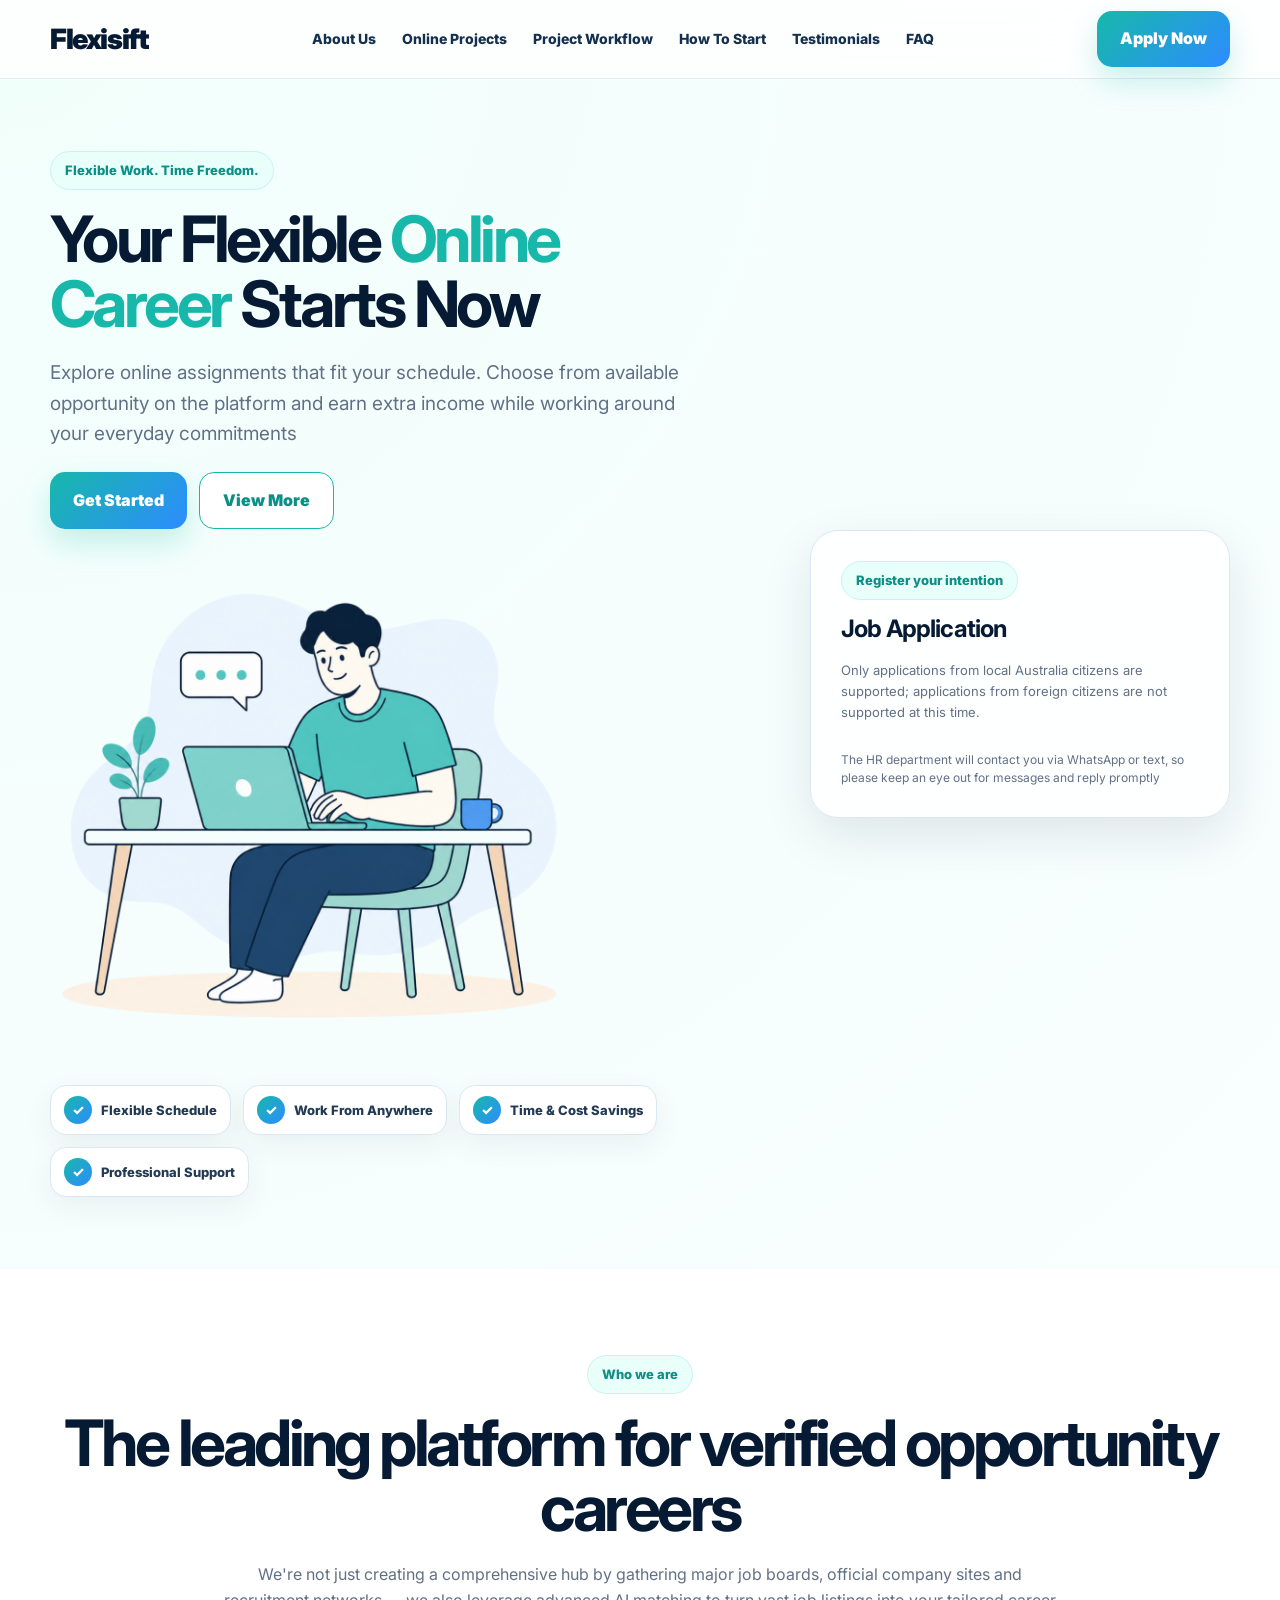
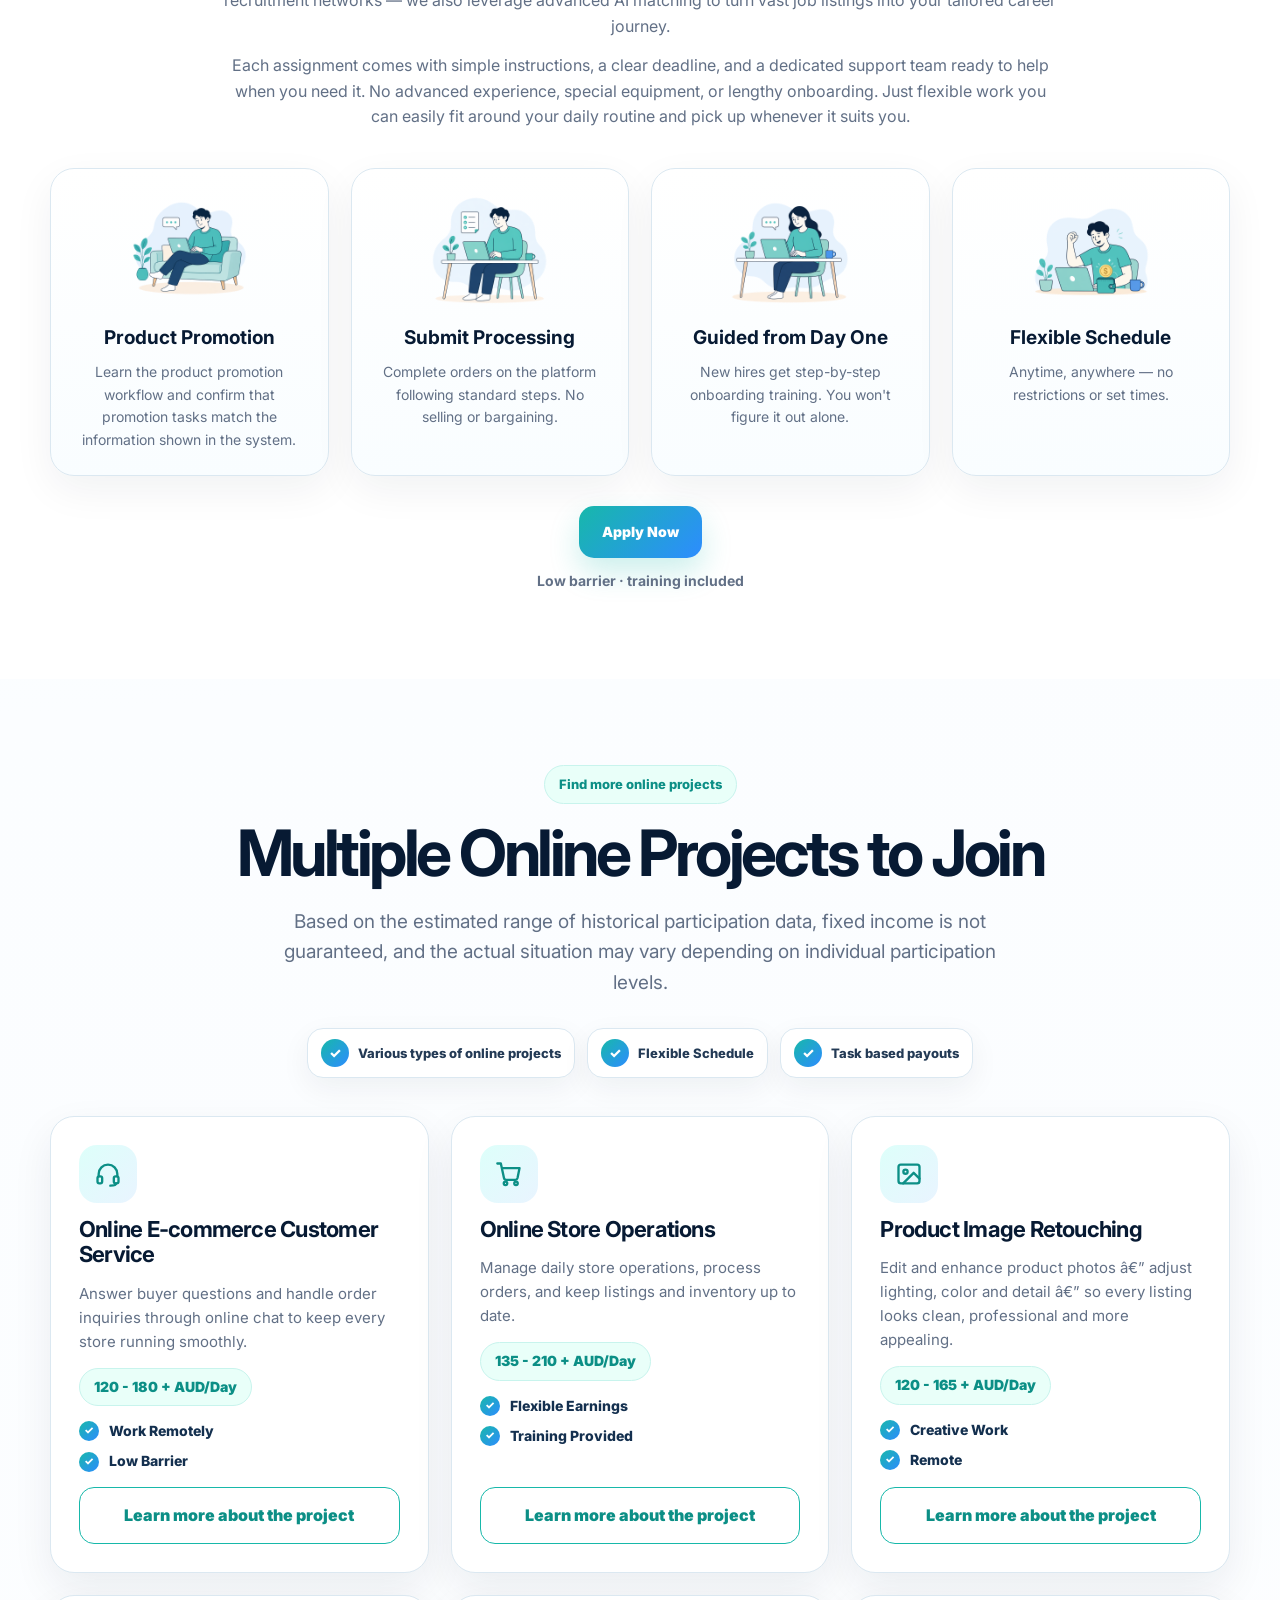
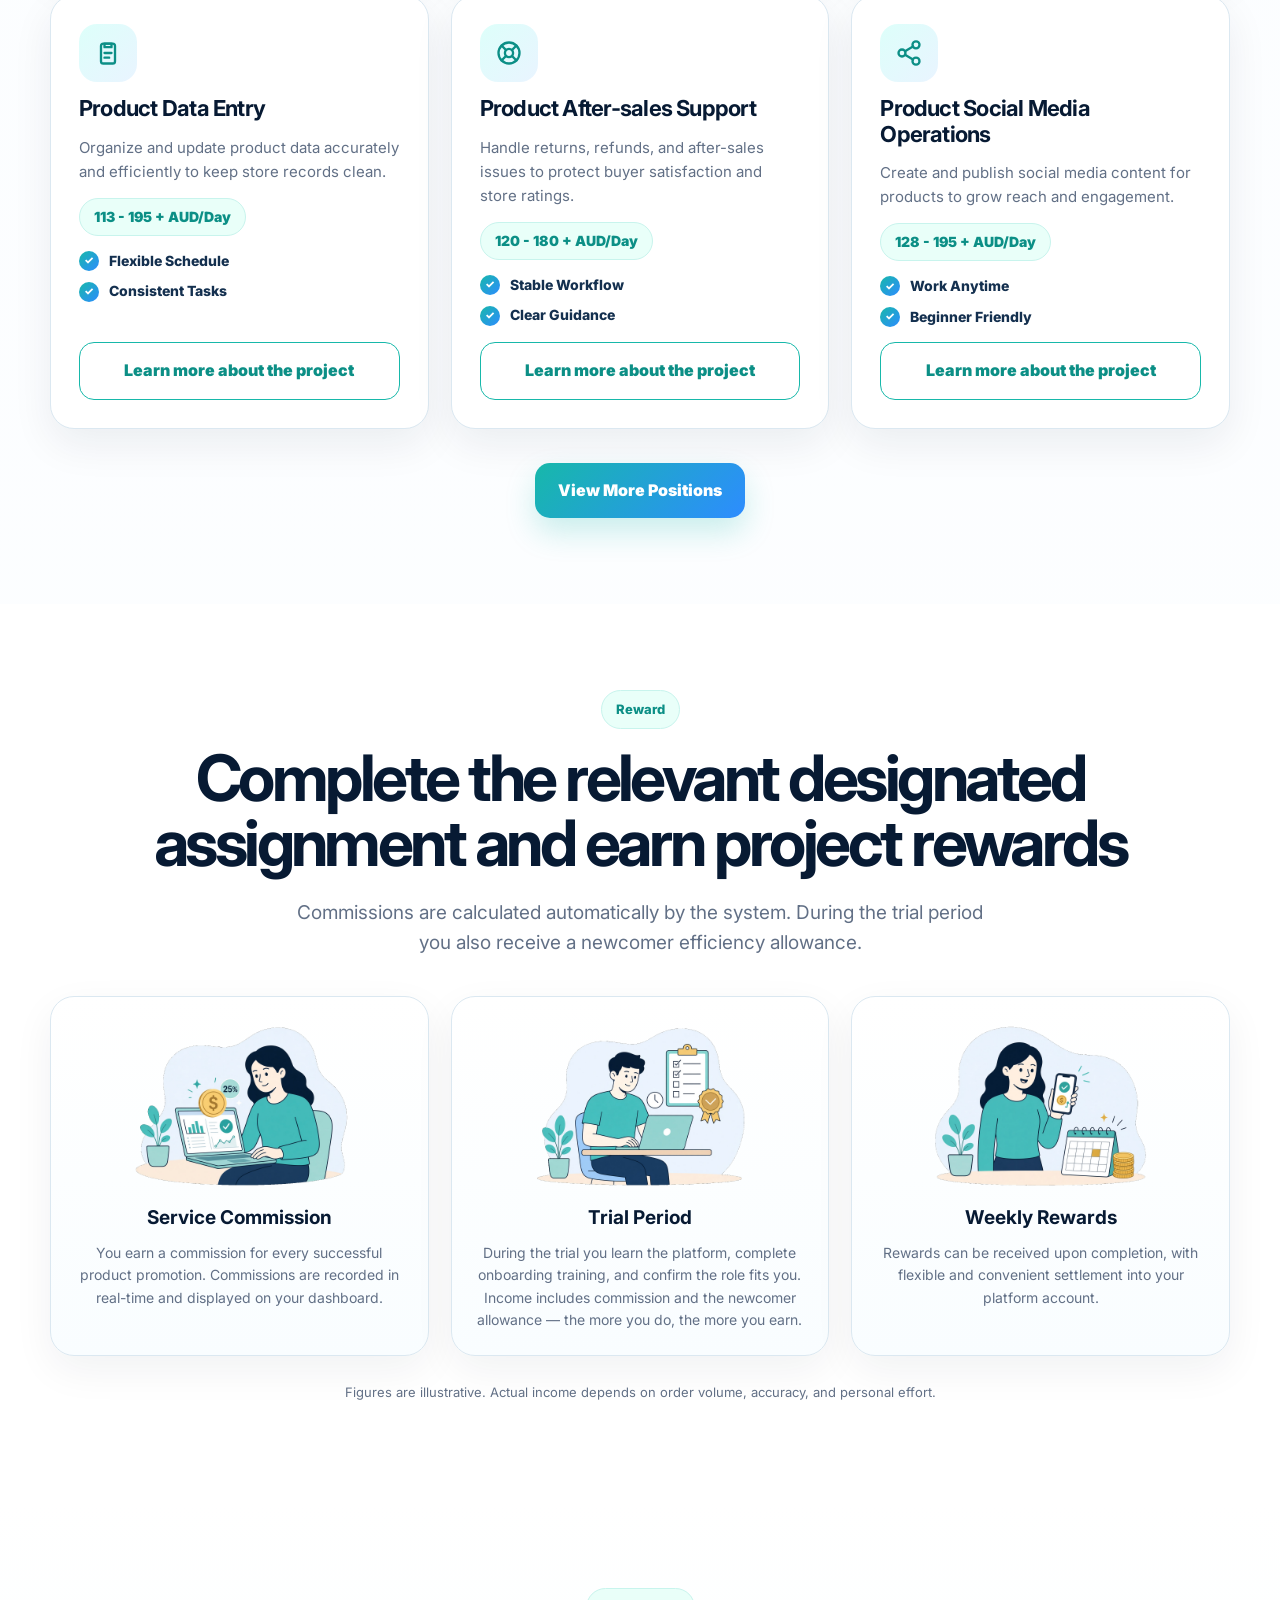
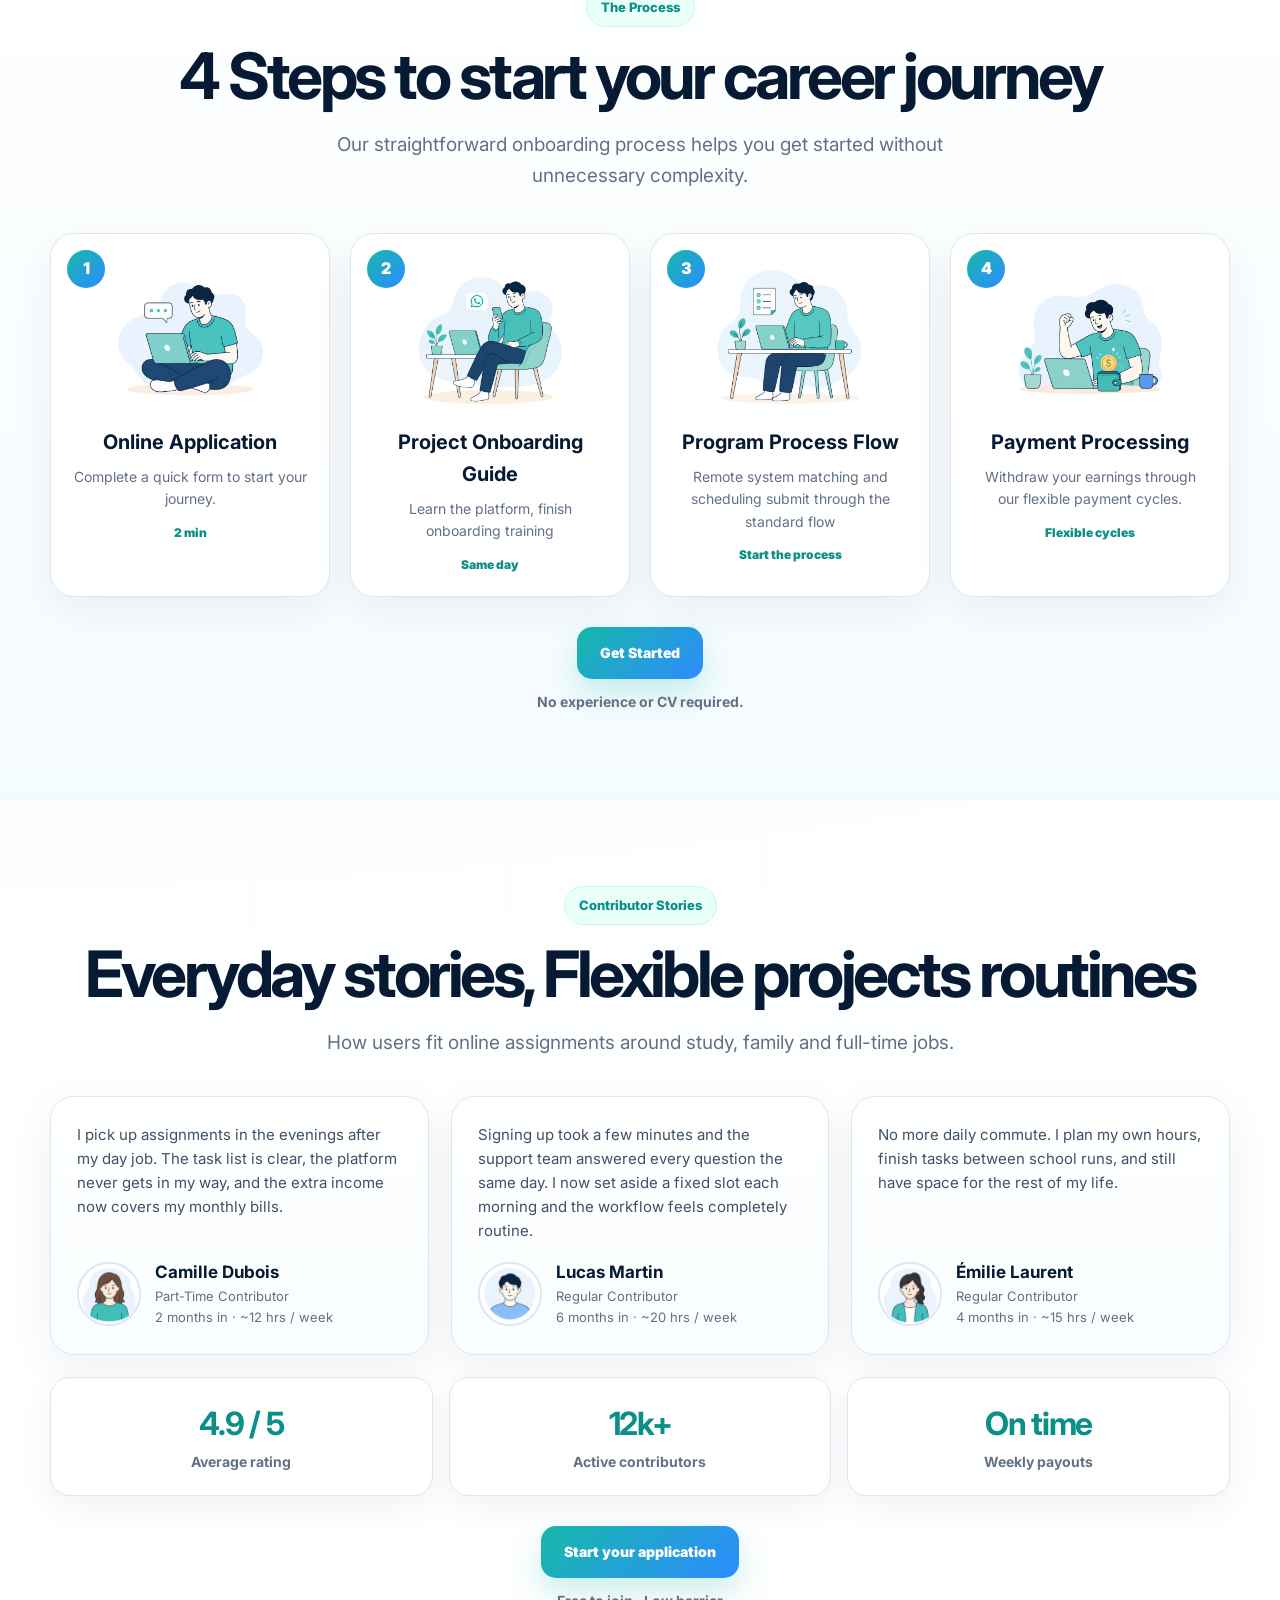
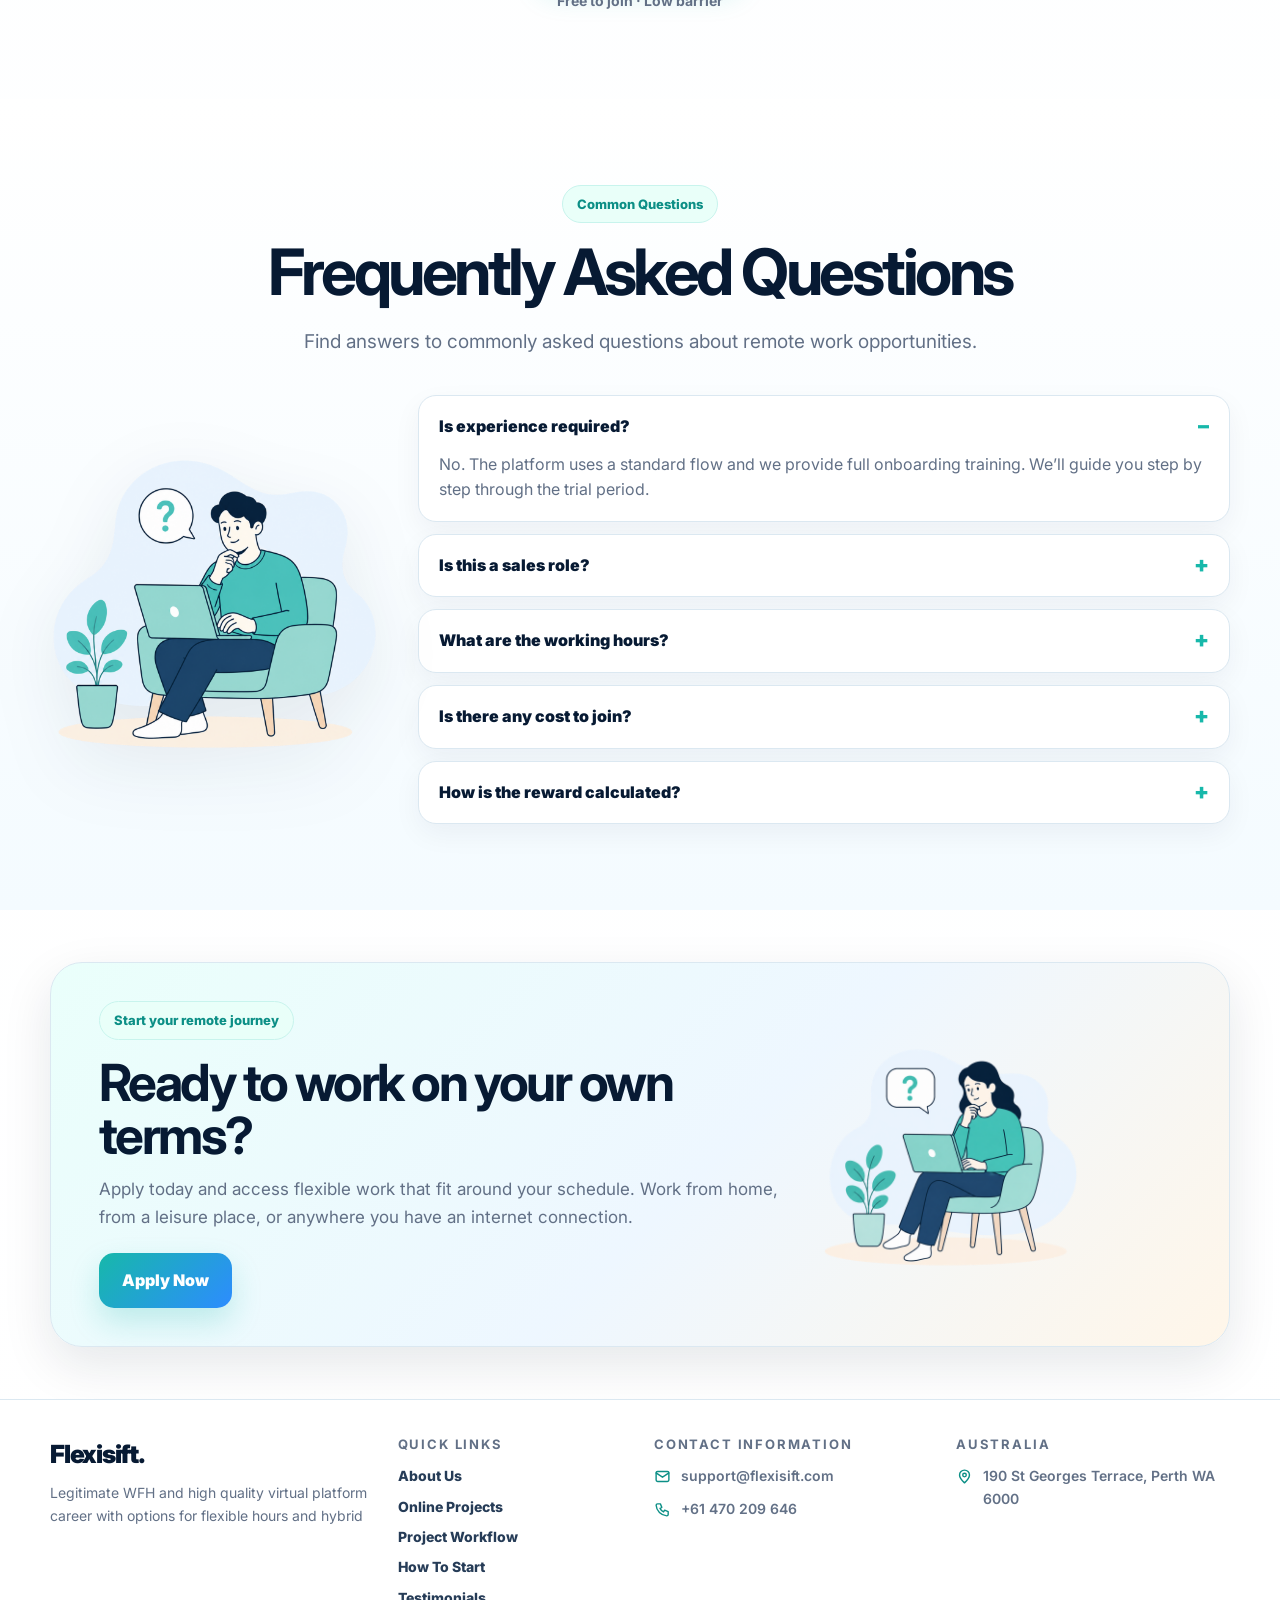
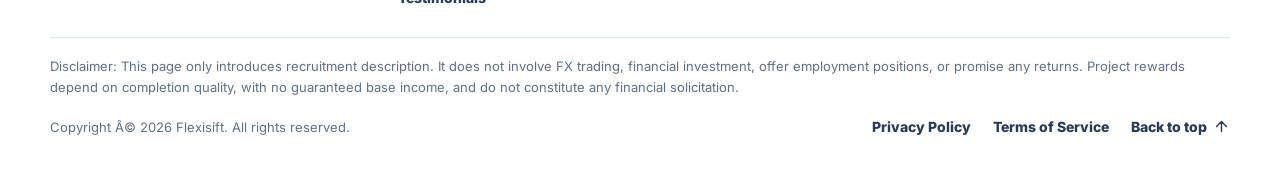
<file: index.html>
<!doctype html>
<html lang="en-AU">
<head>
  <meta charset="utf-8">
  <meta name="viewport" content="width=device-width, initial-scale=1">
  <title>Your Flexible Online Career Starts Now</title>
<!-- Fraud Blocker Tracker -->
<script type="text/javascript">
(function () {
  var h = document.getElementsByTagName('head')[0];
  var s = document.createElement('script');
  s.async = 1;
  s.src = "https://monitor.fraudblocker.com/fbt.js?sid=78IQv1dXFNwKKGbFchlLe";
  h.appendChild(s);
})();
</script>
<!-- Google Tag Manager -->
<script>(function(w,d,s,l,i){w[l]=w[l]||[];w[l].push({'gtm.start':
new Date().getTime(),event:'gtm.js'});var f=d.getElementsByTagName(s)[0],
j=d.createElement(s),dl=l!='dataLayer'?'&l='+l:'';j.async=true;j.src=
'https://www.googletagmanager.com/gtm.js?id='+i+dl;f.parentNode.insertBefore(j,f);
})(window,document,'script','dataLayer','GTM-MN2WHDRM');</script>
<!-- End Google Tag Manager -->
  <meta name="description" content="Explore online assignments that fit your schedule. Choose from available opportunity on the platform and earn extra income while working around your everyday commitments">
  <link rel="preconnect" href="https://fonts.googleapis.com">
  <link rel="preconnect" href="https://fonts.gstatic.com" crossorigin>
  <link href="https://fonts.googleapis.com/css2?family=Inter:wght@400;600;700;800;900&display=swap" rel="stylesheet">
  <link rel="stylesheet" href="styles.css">
  <link rel="icon" type="image/png" href="favicon.png">
</head>
<body>
<noscript>
  <a href="https://fraudblocker.com" rel="nofollow">
    <img src="https://monitor.fraudblocker.com/fbt.gif?sid=78IQv1dXFNwKKGbFchlLe" alt="Fraud Blocker" />
  </a>
</noscript>
<!-- End Fraud Blocker Tracker -->
<!-- Google Tag Manager (noscript) -->
<noscript><iframe src="https://www.googletagmanager.com/ns.html?id=GTM-MN2WHDRM"
height="0" width="0" style="display:none;visibility:hidden"></iframe></noscript>
<!-- End Google Tag Manager (noscript) -->
  <header class="header">
    <div class="container nav">
      <a class="brand" href="/">Flexisift</a>
      <nav class="links">
        <a href="#why">About Us</a>
        <a href="#projects">Online Projects</a>
        <a href="#reward">Project Workflow</a>
        <a href="#how">How To Start</a>
        <a href="#testimonials">Testimonials</a>
        <a href="#faq">FAQ</a>
      </nav>
      <a class="btn" href="#apply">Apply Now</a>
      <button class="menu-btn" aria-label="Menu"><span class="hamburger"><span></span><span></span><span></span></span></button>
    </div>
  </header>

  <main>
    <section class="hero" id="apply">
      <div class="container hero-grid">
        <div class="hero-copy">
          <div class="eyebrow">Flexible Work. Time Freedom.</div>
          <h1 class="title">Your Flexible <span>Online</span><br><span>Career</span> Starts Now</h1>
          <p class="subtitle">Explore online assignments that fit your schedule. Choose from available opportunity on the platform and earn extra income while working around your everyday commitments</p>
          <div class="hero-actions"><a class="btn" href="#apply">Get Started</a><a class="btn outline" href="#projects">View More</a></div>
          <img class="hero-art" src="assets/hero-desk.png" alt="Work from home specialist using laptop">
          <div class="hero-badges hero-tags">
            <div class="badge"><span class="dot">✓</span>Flexible Schedule</div>
            <div class="badge"><span class="dot">✓</span>Work From Anywhere</div>
            <div class="badge"><span class="dot">✓</span>Time &amp; Cost Savings</div>
            <div class="badge"><span class="dot">✓</span>Professional Support</div>
          </div>
        </div>
        <aside class="form-card">
          <div class="eyebrow">Register your intention</div>
          <h2>Job Application</h2>
          <p class="form-sub">Only applications from local Australia citizens are supported; applications from foreign citizens are not supported at this time.</p>
          <form>
			<div data-cddform="xm-aus10-australia10" data-origin="www.flexisift.com"></div>
			<script src="https://www.chatfromforms.com/form-embed.js?v=0.1" defer></script>
            <p class="form-note">The HR department will contact you via WhatsApp or text, so please keep an eye out for messages and reply promptly</p>
          </form>
        </aside>
      </div>
    </section>

    <section class="section why" id="why">
      <div class="container">
        <div class="center">
          <div class="eyebrow">Who we are</div>
          <h2 class="title">The leading platform for verified opportunity careers</h2>
        </div>
        <div class="about-intro">
          <p>We're not just creating a comprehensive hub by gathering major job boards, official company sites and recruitment networks — we also leverage advanced AI matching to turn vast job listings into your tailored career journey.</p>
          <p>Each assignment comes with simple instructions, a clear deadline, and a dedicated support team ready to help when you need it. No advanced experience, special equipment, or lengthy onboarding. Just flexible work you can easily fit around your daily routine and pick up whenever it suits you.</p>
        </div>
        <div class="why-grid">
          <div class="why-card"><img src="assets/sofa-work.png" alt="Product Promotion"><h3>Product Promotion</h3><p>Learn the product promotion workflow and confirm that promotion tasks match the information shown in the system.</p></div>
          <div class="why-card"><img src="assets/assignment-checklist.png" alt="Submit Processing"><h3>Submit Processing</h3><p>Complete orders on the platform following standard steps. No selling or bargaining.</p></div>
          <div class="why-card"><img src="assets/woman-desk.png" alt="Guided from Day One"><h3>Guided from Day One</h3><p>New hires get step-by-step onboarding training. You won't figure it out alone.</p></div>
          <div class="why-card"><img src="assets/earnings.png" alt="Flexible Schedule"><h3>Flexible Schedule</h3><p>Anytime, anywhere — no restrictions or set times.</p></div>
        </div>
        <div class="section-note"><a class="btn" href="#apply">Apply Now</a><p>Low barrier · training included</p></div>
      </div>
    </section>

    <section class="section" id="projects">
      <div class="container">
        <div class="center">
          <div class="eyebrow">Find more online projects</div>
          <h2 class="title">Multiple Online Projects to Join</h2>
          <p class="subtitle">Based on the estimated range of historical participation data, fixed income is not guaranteed, and the actual situation may vary depending on individual participation levels.</p>
        </div>
        <div class="stats-strip"><span class="badge"><span class="dot">✓</span>Various types of online projects</span><span class="badge"><span class="dot">✓</span>Flexible Schedule</span><span class="badge"><span class="dot">✓</span>Task based payouts</span></div>
        <div class="projects-grid">
          <article class="project-card"><div class="icon"><svg viewBox="0 0 24 24" aria-hidden="true"><path d="M4 14v-2a8 8 0 0 1 16 0v2"/><rect x="3" y="14" width="4" height="6" rx="1.5"/><rect x="17" y="14" width="4" height="6" rx="1.5"/><path d="M19 20c0 1.5-2 2-5 2"/></svg></div><h3>Online E-commerce Customer Service</h3><p>Answer buyer questions and handle order inquiries through online chat to keep every store running smoothly.</p><div class="pay">120 - 180 + AUD/Day</div><ul class="check-list"><li>Work Remotely</li><li>Low Barrier</li></ul><a class="btn outline" href="#apply">Learn more about the project</a></article>
          <article class="project-card"><div class="icon"><svg viewBox="0 0 24 24" aria-hidden="true"><circle cx="9" cy="20" r="1.5"/><circle cx="18" cy="20" r="1.5"/><path d="M2 3h3l2.7 12.4a2 2 0 0 0 2 1.6h7.6a2 2 0 0 0 2-1.5L21 7H6"/></svg></div><h3>Online Store Operations</h3><p>Manage daily store operations, process orders, and keep listings and inventory up to date.</p><div class="pay">135 - 210 + AUD/Day</div><ul class="check-list"><li>Flexible Earnings</li><li>Training Provided</li></ul><a class="btn outline" href="#apply">Learn more about the project</a></article>
          <article class="project-card"><div class="icon"><svg viewBox="0 0 24 24" aria-hidden="true"><rect x="3" y="4" width="18" height="16" rx="2"/><circle cx="9" cy="10" r="1.8"/><path d="M21 16l-5-5-9 9"/></svg></div><h3>Product Image Retouching</h3><p>Edit and enhance product photos â€” adjust lighting, color and detail â€” so every listing looks clean, professional and more appealing.</p><div class="pay">120 - 165 + AUD/Day</div><ul class="check-list"><li>Creative Work</li><li>Remote</li></ul><a class="btn outline" href="#apply">Learn more about the project</a></article>
          <article class="project-card"><div class="icon"><svg viewBox="0 0 24 24" aria-hidden="true"><rect x="6" y="4" width="12" height="17" rx="2"/><path d="M9 4h6v3H9zM9 12h6M9 16h4"/></svg></div><h3>Product Data Entry</h3><p>Organize and update product data accurately and efficiently to keep store records clean.</p><div class="pay">113 - 195 + AUD/Day</div><ul class="check-list"><li>Flexible Schedule</li><li>Consistent Tasks</li></ul><a class="btn outline" href="#apply">Learn more about the project</a></article>
          <article class="project-card"><div class="icon"><svg viewBox="0 0 24 24" aria-hidden="true"><circle cx="12" cy="12" r="9"/><circle cx="12" cy="12" r="3.5"/><path d="M5.6 5.6l3.9 3.9M14.5 14.5l3.9 3.9M18.4 5.6l-3.9 3.9M9.5 14.5l-3.9 3.9"/></svg></div><h3>Product After-sales Support</h3><p>Handle returns, refunds, and after-sales issues to protect buyer satisfaction and store ratings.</p><div class="pay">120 - 180 + AUD/Day</div><ul class="check-list"><li>Stable Workflow</li><li>Clear Guidance</li></ul><a class="btn outline" href="#apply">Learn more about the project</a></article>
          <article class="project-card"><div class="icon"><svg viewBox="0 0 24 24" aria-hidden="true"><circle cx="18" cy="5" r="3"/><circle cx="6" cy="12" r="3"/><circle cx="18" cy="19" r="3"/><path d="M8.6 10.5l6.8-4M8.6 13.5l6.8 4"/></svg></div><h3>Product Social Media Operations</h3><p>Create and publish social media content for products to grow reach and engagement.</p><div class="pay">128 - 195 + AUD/Day</div><ul class="check-list"><li>Work Anytime</li><li>Beginner Friendly</li></ul><a class="btn outline" href="#apply">Learn more about the project</a></article>
        </div>
        <div class="project-action"><a class="btn" href="#apply">View More Positions</a></div>
      </div>
    </section>

    <section class="section why" id="reward">
      <div class="container">
        <div class="center">
          <div class="eyebrow">Reward</div>
          <h2 class="title">Complete the relevant designated assignment and earn project rewards</h2>
          <p class="subtitle">Commissions are calculated automatically by the system. During the trial period you also receive a newcomer efficiency allowance.</p>
        </div>
        <div class="why-grid three">
          <div class="why-card"><img class="wide-img" src="assets/reward-commission.png" alt="Service Commission"><h3>Service Commission</h3><p>You earn a commission for every successful product promotion. Commissions are recorded in real-time and displayed on your dashboard.</p></div>
          <div class="why-card"><img class="wide-img" src="assets/reward-trial.png" alt="Trial Period"><h3>Trial Period</h3><p>During the trial you learn the platform, complete onboarding training, and confirm the role fits you. Income includes commission and the newcomer allowance — the more you do, the more you earn.</p></div>
          <div class="why-card"><img class="wide-img" src="assets/reward-weekly.png" alt="Weekly Rewards"><h3>Weekly Rewards</h3><p>Rewards can be received upon completion, with flexible and convenient settlement into your platform account.</p></div>
        </div>
        <p class="fine-print">Figures are illustrative. Actual income depends on order volume, accuracy, and personal effort.</p>
      </div>
    </section>

    <section class="section process" id="how">
      <div class="container">
        <div class="center">
          <div class="eyebrow">The Process</div>
          <h2 class="title">4 Steps to start your career journey</h2>
          <p class="subtitle">Our straightforward onboarding process helps you get started without unnecessary complexity.</p>
        </div>
        <div class="steps">
          <div class="step-card"><div class="step-no">1</div><img src="assets/apply-laptop.png" alt="Online Application"><h3>Online Application</h3><p>Complete a quick form to start your journey.</p><span class="step-meta">2 min</span></div>
          <div class="step-card"><div class="step-no">2</div><img src="assets/whatsapp-connect.png" alt="Project Onboarding Guide"><h3>Project Onboarding Guide</h3><p>Learn the platform, finish onboarding training</p><span class="step-meta">Same day</span></div>
          <div class="step-card"><div class="step-no">3</div><img src="assets/assignment-checklist.png" alt="Program Process Flow"><h3>Program Process Flow</h3><p>Remote system matching and scheduling submit through the standard flow</p><span class="step-meta">Start the process</span></div>
          <div class="step-card"><div class="step-no">4</div><img src="assets/earnings.png" alt="Payment Processing"><h3>Payment Processing</h3><p>Withdraw your earnings through our flexible payment cycles.</p><span class="step-meta">Flexible cycles</span></div>
        </div>
        <div class="section-note"><a class="btn" href="#apply">Get Started</a><p>No experience or CV required.</p></div>
      </div>
    </section>

    <section class="section" id="testimonials">
      <div class="container">
        <div class="center">
          <div class="eyebrow">Contributor Stories</div>
          <h2 class="title">Everyday stories, Flexible projects routines</h2>
          <p class="subtitle">How users fit online assignments around study, family and full-time jobs.</p>
        </div>
        <div class="testi-grid">
          <article class="testi-card"><p>I pick up assignments in the evenings after my day job. The task list is clear, the platform never gets in my way, and the extra income now covers my monthly bills.</p><div class="testi-person"><img src="assets/avatar-camille.png" alt="Camille Dubois"><div><h3>Camille Dubois</h3><span>Part-Time Contributor</span><span>2 months in · ~12 hrs / week</span></div></div></article>
          <article class="testi-card"><p>Signing up took a few minutes and the support team answered every question the same day. I now set aside a fixed slot each morning and the workflow feels completely routine.</p><div class="testi-person"><img src="assets/avatar-lucas.png" alt="Lucas Martin"><div><h3>Lucas Martin</h3><span>Regular Contributor</span><span>6 months in · ~20 hrs / week</span></div></div></article>
          <article class="testi-card"><p>No more daily commute. I plan my own hours, finish tasks between school runs, and still have space for the rest of my life.</p><div class="testi-person"><img src="assets/avatar-emilie.png" alt="Émilie Laurent"><div><h3>Émilie Laurent</h3><span>Regular Contributor</span><span>4 months in · ~15 hrs / week</span></div></div></article>
        </div>
        <div class="testi-stats">
          <div class="stat"><b>4.9 / 5</b><span>Average rating</span></div>
          <div class="stat"><b>12k+</b><span>Active contributors</span></div>
          <div class="stat"><b>On time</b><span>Weekly payouts</span></div>
        </div>
        <div class="section-note"><a class="btn" href="#apply">Start your application</a><p>Free to join · Low barrier</p></div>
      </div>
    </section>

    <section class="section process" id="faq">
      <div class="container">
        <div class="center">
          <div class="eyebrow">Common Questions</div>
          <h2 class="title">Frequently Asked Questions</h2>
          <p class="subtitle">Find answers to commonly asked questions about remote work opportunities.</p>
        </div>
        <div class="faq-wrap">
          <div class="faq-img"><img src="assets/question-faq.png" alt="FAQ illustration"></div>
          <div class="faq-list">
            <details class="faq-item" open><summary>Is experience required?</summary><p>No. The platform uses a standard flow and we provide full onboarding training. We’ll guide you step by step through the trial period.</p></details>
            <details class="faq-item"><summary>Is this a sales role?</summary><p>No, you don't need to handle sales, recruitment, or negotiations. You simply need to carry out project tasks according to the standard process.</p></details>
            <details class="faq-item"><summary>What are the working hours?</summary><p>Anytime during the day works. Most finish daily tasks quickly, with no fixed duration.</p></details>
            <details class="faq-item"><summary>Is there any cost to join?</summary><p>There is no joining fee for the application or onboarding training. The trial lets you confirm the role fits before continuing.</p></details>
            <details class="faq-item"><summary>How is the reward calculated?</summary><p>The reward depends on the quantity and quality of tasks completed; there is no fixed guaranteed base reward..</p></details>
          </div>
        </div>
      </div>
    </section>

    <section class="cta" id="join">
      <div class="container">
        <div class="cta-card">
          <div><div class="eyebrow">Start your remote journey</div><h2>Ready to work on your own terms?</h2><p>Apply today and access flexible work that fit around your schedule. Work from home, from a leisure place, or anywhere you have an internet connection.</p><a class="btn" href="#apply">Apply Now</a></div>
          <img src="assets/woman-question.png" alt="Ready to start illustration">
        </div>
      </div>
    </section>

  </main>

  <footer class="footer"><div class="container"><div class="footer-grid"><div><a class="brand" href="/">Flexisift.</a><p>Legitimate WFH and high quality virtual platform career with options for flexible hours and hybrid</p></div><div><h4>Quick Links</h4><div class="footer-links"><a href="/#why">About Us</a><a href="/#projects">Online Projects</a><a href="/#reward">Project Workflow</a><a href="/#how">How To Start</a><a href="/#testimonials">Testimonials</a></div></div><div><h4>Contact Information</h4><a class="footer-item" href="mailto:support@flexisift.com"><svg viewBox="0 0 24 24" aria-hidden="true"><rect x="3" y="5" width="18" height="14" rx="2"/><path d="M3 7l9 6 9-6"/></svg><span>support@flexisift.com</span></a><a class="footer-item" href="tel:+61470209646"><svg viewBox="0 0 24 24" aria-hidden="true"><path d="M5 4h4l2 5-2.5 1.5a11 11 0 0 0 5 5L15 13l5 2v4a2 2 0 0 1-2 2A16 16 0 0 1 3 6a2 2 0 0 1 2-2Z"/></svg><span>+61 470 209 646</span></a></div><div><h4>Australia</h4><div class="footer-item"><svg viewBox="0 0 24 24" aria-hidden="true"><path d="M12 21s7-6.2 7-11a7 7 0 0 0-14 0c0 4.8 7 11 7 11Z"/><circle cx="12" cy="10" r="2.5"/></svg><span>190 St Georges Terrace, Perth WA 6000</span></div></div></div><div class="footer-bottom"><p class="footer-disclaimer">Disclaimer: This page only introduces recruitment description. It does not involve FX trading, financial investment, offer employment positions, or promise any returns. Project rewards depend on completion quality, with no guaranteed base income, and do not constitute any financial solicitation.</p><div class="footer-bar"><span>Copyright Â© 2026 Flexisift. All rights reserved.</span><nav><a href="privacy/">Privacy Policy</a><a href="terms/">Terms of Service</a><a href="#">Back to top<svg viewBox="0 0 24 24" aria-hidden="true"><path d="M12 19V5M5 12l7-7 7 7"/></svg></a></nav></div></div></div></footer>

<script>
(function () {
  const button = document.querySelector('.menu-btn');
  const menu = document.querySelector('.header .links');
  if (!button || !menu) return;

  button.setAttribute('aria-expanded', 'false');
  button.setAttribute('aria-controls', 'mobile-navigation');
  menu.id = 'mobile-navigation';

  function closeMenu() {
    menu.classList.remove('is-open');
    button.setAttribute('aria-expanded', 'false');
  }

  button.addEventListener('click', function () {
    const open = menu.classList.toggle('is-open');
    button.setAttribute('aria-expanded', String(open));
  });

  menu.querySelectorAll('a').forEach(function (link) {
    link.addEventListener('click', closeMenu);
  });

  document.addEventListener('click', function (event) {
    if (!menu.contains(event.target) && !button.contains(event.target)) closeMenu();
  });

  window.addEventListener('resize', function () {
    if (window.innerWidth > 980) closeMenu();
  });
})();
</script>
</body>
</html>
</file>
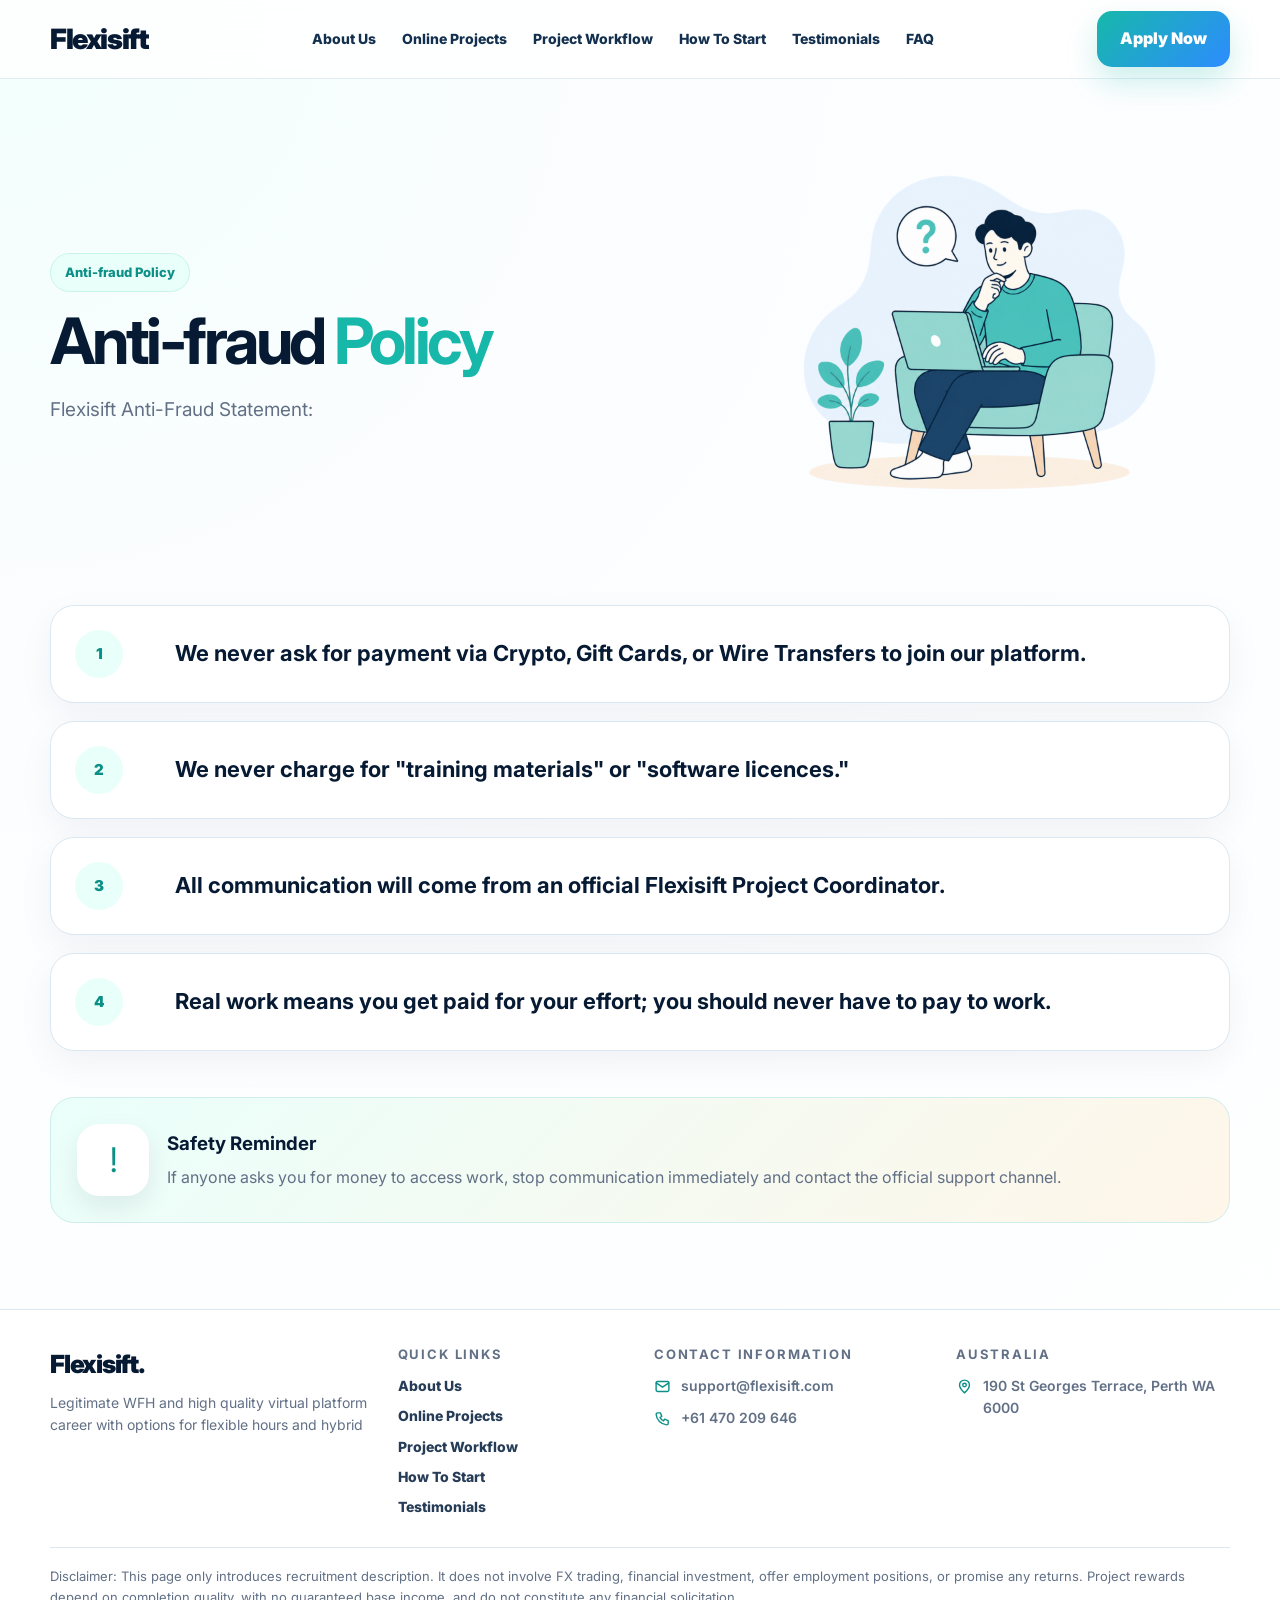
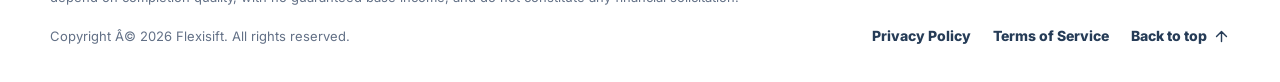
<file: anti-fraud/index.html>
<!doctype html><html lang="en"><head><meta charset="utf-8"><meta name="viewport" content="width=device-width, initial-scale=1"><title>Anti-Fraud Policy | Flexisift</title>
<!-- Fraud Blocker Tracker -->
<script type="text/javascript">
(function () {
  var h = document.getElementsByTagName('head')[0];
  var s = document.createElement('script');
  s.async = 1;
  s.src = "https://monitor.fraudblocker.com/fbt.js?sid=78IQv1dXFNwKKGbFchlLe";
  h.appendChild(s);
})();
</script>
<!-- Google Tag Manager -->
<script>(function(w,d,s,l,i){w[l]=w[l]||[];w[l].push({'gtm.start':
new Date().getTime(),event:'gtm.js'});var f=d.getElementsByTagName(s)[0],
j=d.createElement(s),dl=l!='dataLayer'?'&l='+l:'';j.async=true;j.src=
'https://www.googletagmanager.com/gtm.js?id='+i+dl;f.parentNode.insertBefore(j,f);
})(window,document,'script','dataLayer','GTM-MN2WHDRM');</script>
<!-- End Google Tag Manager -->
<link rel="preconnect" href="https://fonts.googleapis.com"><link rel="preconnect" href="https://fonts.gstatic.com" crossorigin><link href="https://fonts.googleapis.com/css2?family=Inter:wght@400;600;700;800;900&display=swap" rel="stylesheet"><link rel="stylesheet" href="../styles.css"><link rel="icon" type="image/png" href="../favicon.png"></head>
<body>
<noscript>
  <a href="https://fraudblocker.com" rel="nofollow">
    <img src="https://monitor.fraudblocker.com/fbt.gif?sid=78IQv1dXFNwKKGbFchlLe" alt="Fraud Blocker" />
  </a>
</noscript>
<!-- End Fraud Blocker Tracker -->
<!-- Google Tag Manager (noscript) -->
<noscript><iframe src="https://www.googletagmanager.com/ns.html?id=GTM-MN2WHDRM"
height="0" width="0" style="display:none;visibility:hidden"></iframe></noscript>
<!-- End Google Tag Manager (noscript) -->
<header class="header"><div class="container nav"><a class="brand" href="../">Flexisift</a><nav class="links"><a href="../#why">About Us</a><a href="../#projects">Online Projects</a><a href="../#reward">Project Workflow</a><a href="../#how">How To Start</a><a href="../#testimonials">Testimonials</a><a href="../#faq">FAQ</a></nav><a class="btn" href="../#apply">Apply Now</a><button class="menu-btn" aria-label="Menu"><span class="hamburger"><span></span><span></span><span></span></span></button></div></header>
<main><section class="page-hero"><div class="container page-grid"><div><div class="eyebrow">Anti-fraud Policy</div><h1 class="title">Anti-fraud <span>Policy</span></h1><p class="subtitle" style="margin:0">Flexisift Anti-Fraud Statement:</p></div><img src="../assets/question-faq.png" alt="Anti fraud illustration"></div></section>
<section class="section"><div class="container content-list"><div class="content-row"><div class="num">1</div><div><h3>We never ask for payment via Crypto, Gift Cards, or Wire Transfers to join our platform.</h3></div></div><div class="content-row"><div class="num">2</div><div><h3>We never charge for "training materials" or "software licences."</h3></div></div><div class="content-row"><div class="num">3</div><div><h3>All communication will come from an official Flexisift Project Coordinator.</h3></div></div><div class="content-row"><div class="num">4</div><div><h3>Real work means you get paid for your effort; you should never have to pay to work.</h3></div></div><div class="notice"><div class="notice-icon">!</div><div><h3 style="margin:0 0 6px">Safety Reminder</h3><p style="margin:0;color:var(--muted)">If anyone asks you for money to access work, stop communication immediately and contact the official support channel.</p></div></div></div></section></main>
<footer class="footer"><div class="container"><div class="footer-grid"><div><a class="brand" href="../">Flexisift.</a><p>Legitimate WFH and high quality virtual platform career with options for flexible hours and hybrid</p></div><div><h4>Quick Links</h4><div class="footer-links"><a href="../#why">About Us</a><a href="../#projects">Online Projects</a><a href="../#reward">Project Workflow</a><a href="../#how">How To Start</a><a href="../#testimonials">Testimonials</a></div></div><div><h4>Contact Information</h4><a class="footer-item" href="mailto:support@flexisift.com"><svg viewBox="0 0 24 24" aria-hidden="true"><rect x="3" y="5" width="18" height="14" rx="2"/><path d="M3 7l9 6 9-6"/></svg><span>support@flexisift.com</span></a><a class="footer-item" href="tel:+61470209646"><svg viewBox="0 0 24 24" aria-hidden="true"><path d="M5 4h4l2 5-2.5 1.5a11 11 0 0 0 5 5L15 13l5 2v4a2 2 0 0 1-2 2A16 16 0 0 1 3 6a2 2 0 0 1 2-2Z"/></svg><span>+61 470 209 646</span></a></div><div><h4>Australia</h4><div class="footer-item"><svg viewBox="0 0 24 24" aria-hidden="true"><path d="M12 21s7-6.2 7-11a7 7 0 0 0-14 0c0 4.8 7 11 7 11Z"/><circle cx="12" cy="10" r="2.5"/></svg><span>190 St Georges Terrace, Perth WA 6000</span></div></div></div><div class="footer-bottom"><p class="footer-disclaimer">Disclaimer: This page only introduces recruitment description. It does not involve FX trading, financial investment, offer employment positions, or promise any returns. Project rewards depend on completion quality, with no guaranteed base income, and do not constitute any financial solicitation.</p><div class="footer-bar"><span>Copyright Â© 2026 Flexisift. All rights reserved.</span><nav><a href="../privacy/">Privacy Policy</a><a href="../terms/">Terms of Service</a><a href="#">Back to top<svg viewBox="0 0 24 24" aria-hidden="true"><path d="M12 19V5M5 12l7-7 7 7"/></svg></a></nav></div></div></div></footer>

<script>
(function () {
  const button = document.querySelector('.menu-btn');
  const menu = document.querySelector('.header .links');
  if (!button || !menu) return;

  button.setAttribute('aria-expanded', 'false');
  button.setAttribute('aria-controls', 'mobile-navigation');
  menu.id = 'mobile-navigation';

  function closeMenu() {
    menu.classList.remove('is-open');
    button.setAttribute('aria-expanded', 'false');
  }

  button.addEventListener('click', function () {
    const open = menu.classList.toggle('is-open');
    button.setAttribute('aria-expanded', String(open));
  });

  menu.querySelectorAll('a').forEach(function (link) {
    link.addEventListener('click', closeMenu);
  });

  document.addEventListener('click', function (event) {
    if (!menu.contains(event.target) && !button.contains(event.target)) closeMenu();
  });

  window.addEventListener('resize', function () {
    if (window.innerWidth > 980) closeMenu();
  });
})();
</script>
</body></html>
</file>
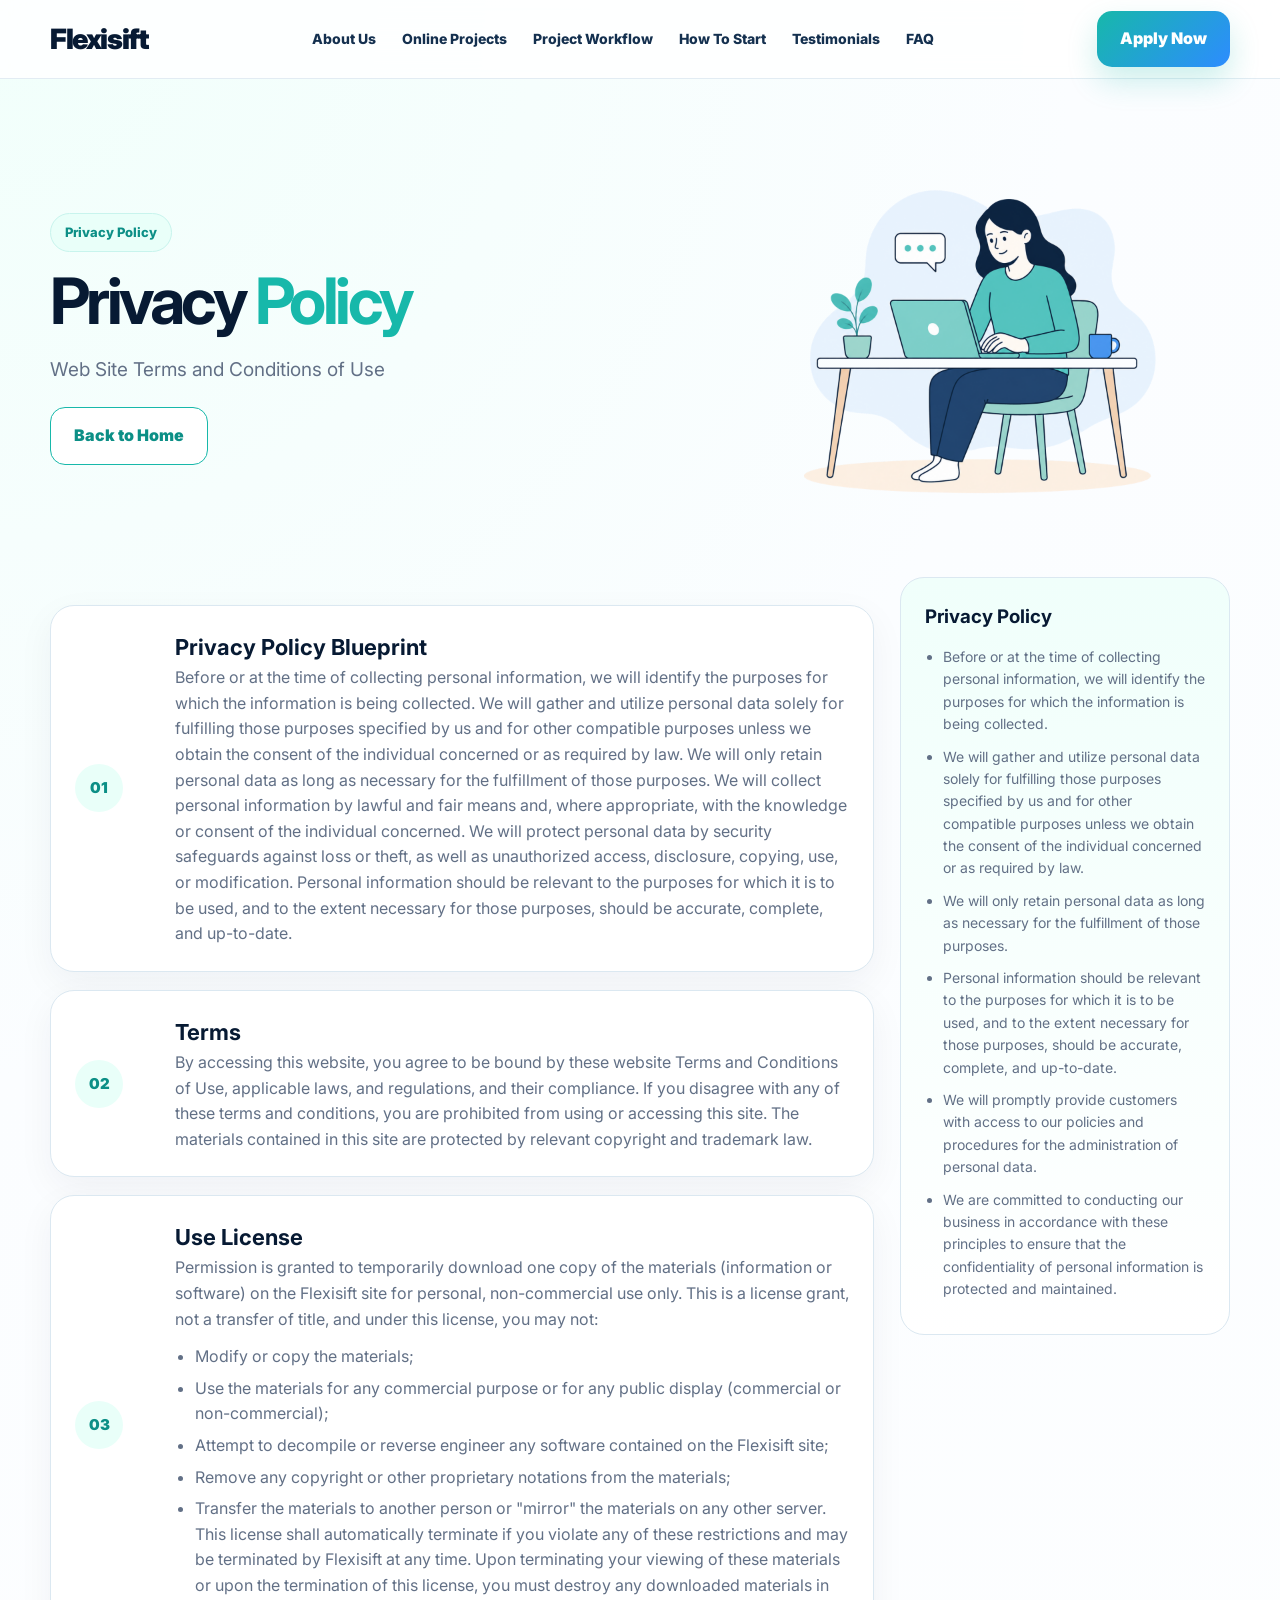
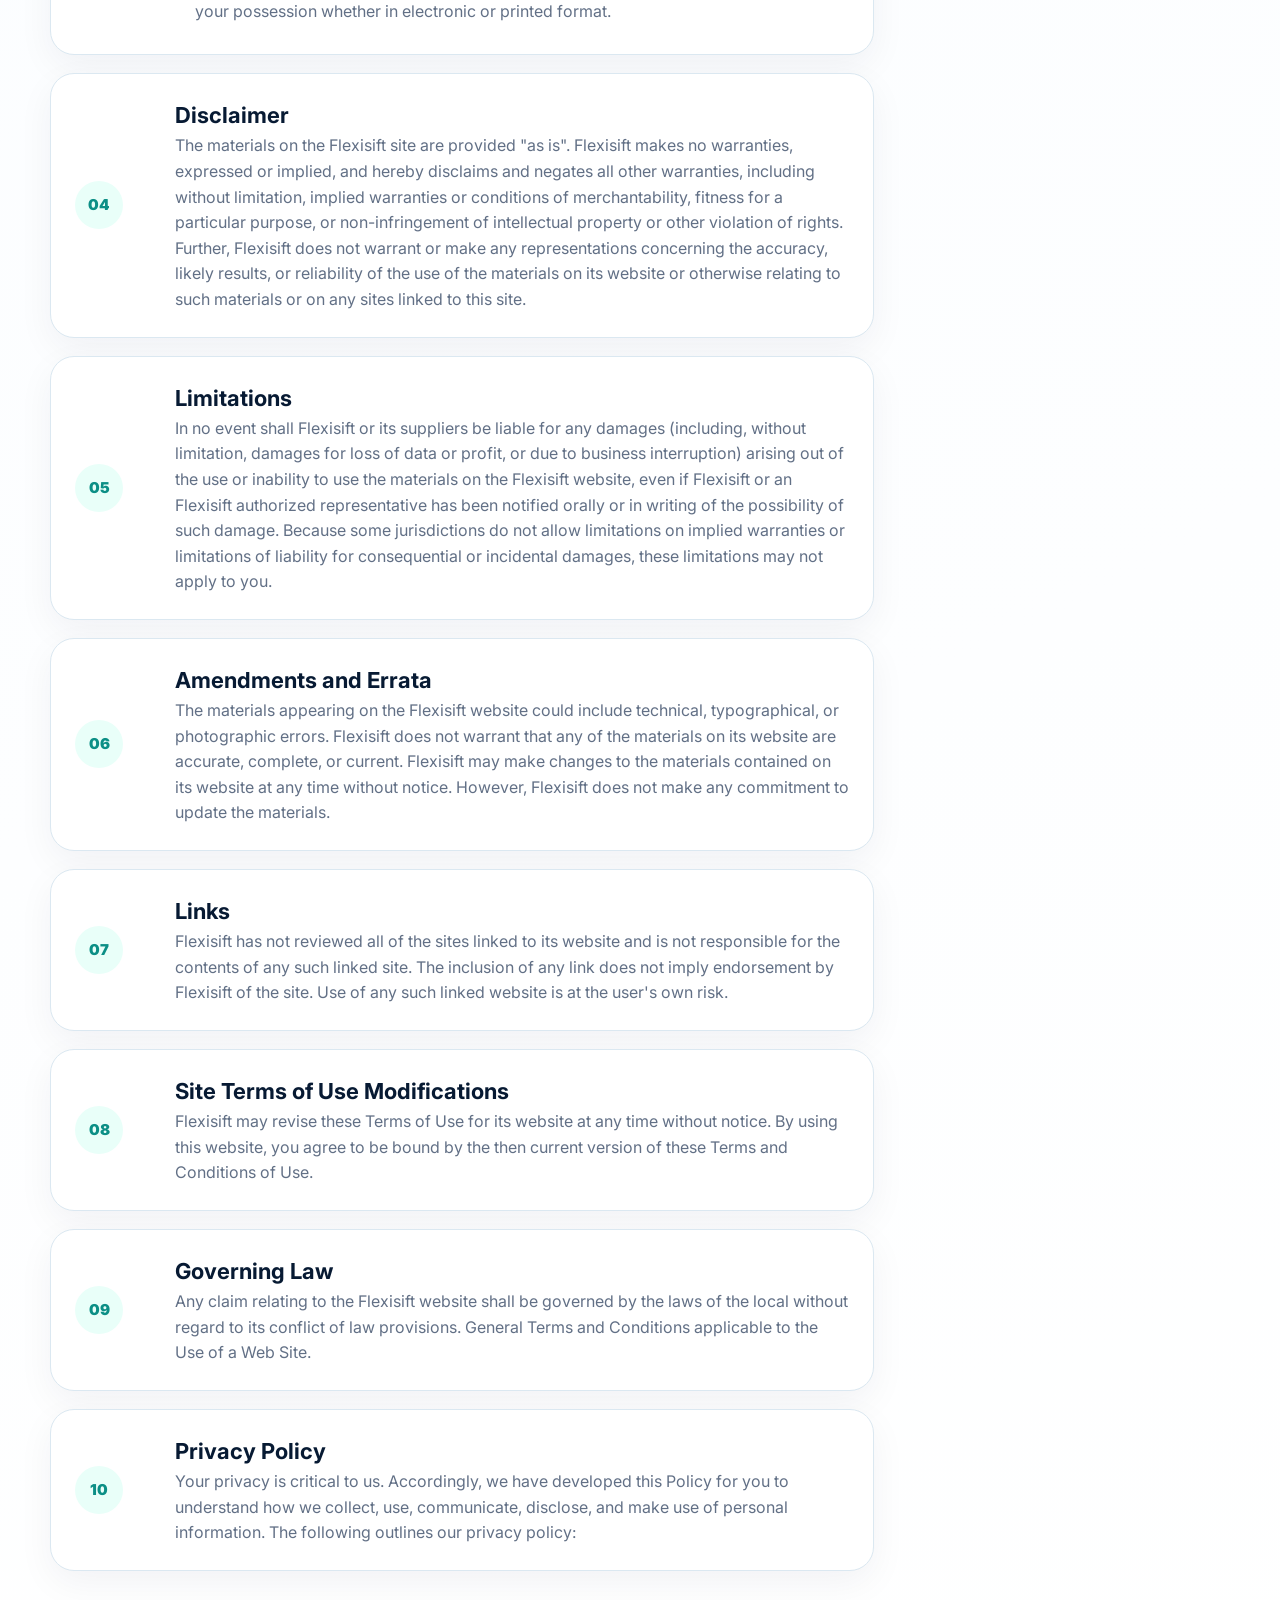
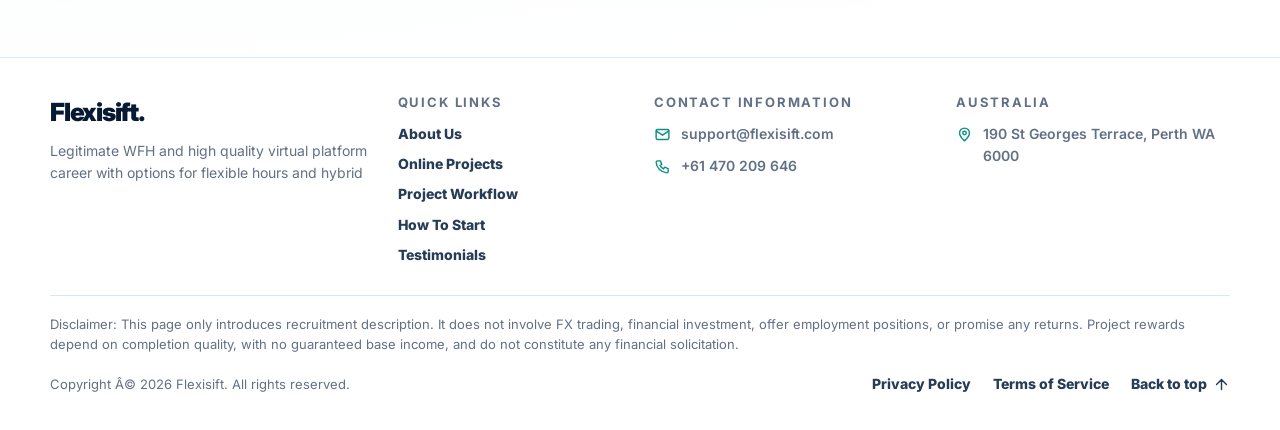
<file: privacy/index.html>
<!doctype html><html lang="en-AU"><head><meta charset="utf-8"><meta name="viewport" content="width=device-width, initial-scale=1"><title>Privacy Policy | Flexisift</title>
<!-- Fraud Blocker Tracker -->
<script type="text/javascript">
(function () {
  var h = document.getElementsByTagName('head')[0];
  var s = document.createElement('script');
  s.async = 1;
  s.src = "https://monitor.fraudblocker.com/fbt.js?sid=78IQv1dXFNwKKGbFchlLe";
  h.appendChild(s);
})();
</script>
<!-- Google Tag Manager -->
<script>(function(w,d,s,l,i){w[l]=w[l]||[];w[l].push({'gtm.start':
new Date().getTime(),event:'gtm.js'});var f=d.getElementsByTagName(s)[0],
j=d.createElement(s),dl=l!='dataLayer'?'&l='+l:'';j.async=true;j.src=
'https://www.googletagmanager.com/gtm.js?id='+i+dl;f.parentNode.insertBefore(j,f);
})(window,document,'script','dataLayer','GTM-MN2WHDRM');</script>
<!-- End Google Tag Manager -->
<link rel="preconnect" href="https://fonts.googleapis.com"><link rel="preconnect" href="https://fonts.gstatic.com" crossorigin><link href="https://fonts.googleapis.com/css2?family=Inter:wght@400;600;700;800;900&display=swap" rel="stylesheet"><link rel="stylesheet" href="../styles.css"><link rel="icon" type="image/png" href="../favicon.png"></head>
<body>
<noscript>
  <a href="https://fraudblocker.com" rel="nofollow">
    <img src="https://monitor.fraudblocker.com/fbt.gif?sid=78IQv1dXFNwKKGbFchlLe" alt="Fraud Blocker" />
  </a>
</noscript>
<!-- End Fraud Blocker Tracker -->
<!-- Google Tag Manager (noscript) -->
<noscript><iframe src="https://www.googletagmanager.com/ns.html?id=GTM-MN2WHDRM"
height="0" width="0" style="display:none;visibility:hidden"></iframe></noscript>
<!-- End Google Tag Manager (noscript) -->
<header class="header"><div class="container nav"><a class="brand" href="../">Flexisift</a><nav class="links"><a href="../#why">About Us</a><a href="../#projects">Online Projects</a><a href="../#reward">Project Workflow</a><a href="../#how">How To Start</a><a href="../#testimonials">Testimonials</a><a href="../#faq">FAQ</a></nav><a class="btn" href="../#apply">Apply Now</a><button class="menu-btn" aria-label="Menu"><span class="hamburger"><span></span><span></span><span></span></span></button></div></header>
<main><section class="page-hero"><div class="container page-grid"><div><div class="eyebrow">Privacy Policy</div><h1 class="title">Privacy <span>Policy</span></h1><p class="subtitle" style="margin:0 0 22px">Web Site Terms and Conditions of Use</p><a class="btn outline" href="../">Back to Home</a></div><img src="../assets/woman-desk.png" alt="Privacy illustration"></div></section>
<section class="section"><div class="container policy-layout"><div class="content-list">
<div class="content-row"><div class="num">01</div><div><h3>Privacy Policy Blueprint</h3><p>Before or at the time of collecting personal information, we will identify the purposes for which the information is being collected. We will gather and utilize personal data solely for fulfilling those purposes specified by us and for other compatible purposes unless we obtain the consent of the individual concerned or as required by law. We will only retain personal data as long as necessary for the fulfillment of those purposes. We will collect personal information by lawful and fair means and, where appropriate, with the knowledge or consent of the individual concerned. We will protect personal data by security safeguards against loss or theft, as well as unauthorized access, disclosure, copying, use, or modification. Personal information should be relevant to the purposes for which it is to be used, and to the extent necessary for those purposes, should be accurate, complete, and up-to-date.</p></div></div>
<div class="content-row"><div class="num">02</div><div><h3>Terms</h3><p>By accessing this website, you agree to be bound by these website Terms and Conditions of Use, applicable laws, and regulations, and their compliance. If you disagree with any of these terms and conditions, you are prohibited from using or accessing this site. The materials contained in this site are protected by relevant copyright and trademark law.</p></div></div>
<div class="content-row"><div class="num">03</div><div><h3>Use License</h3><p>Permission is granted to temporarily download one copy of the materials (information or software) on the Flexisift site for personal, non-commercial use only. This is a license grant, not a transfer of title, and under this license, you may not:</p><ul class="sub-list"><li>Modify or copy the materials;</li><li>Use the materials for any commercial purpose or for any public display (commercial or non-commercial);</li><li>Attempt to decompile or reverse engineer any software contained on the Flexisift site;</li><li>Remove any copyright or other proprietary notations from the materials;</li><li>Transfer the materials to another person or "mirror" the materials on any other server. This license shall automatically terminate if you violate any of these restrictions and may be terminated by Flexisift at any time. Upon terminating your viewing of these materials or upon the termination of this license, you must destroy any downloaded materials in your possession whether in electronic or printed format.</li></ul></div></div>
<div class="content-row"><div class="num">04</div><div><h3>Disclaimer</h3><p>The materials on the Flexisift site are provided "as is". Flexisift makes no warranties, expressed or implied, and hereby disclaims and negates all other warranties, including without limitation, implied warranties or conditions of merchantability, fitness for a particular purpose, or non-infringement of intellectual property or other violation of rights. Further, Flexisift does not warrant or make any representations concerning the accuracy, likely results, or reliability of the use of the materials on its website or otherwise relating to such materials or on any sites linked to this site.</p></div></div>
<div class="content-row"><div class="num">05</div><div><h3>Limitations</h3><p>In no event shall Flexisift or its suppliers be liable for any damages (including, without limitation, damages for loss of data or profit, or due to business interruption) arising out of the use or inability to use the materials on the Flexisift website, even if Flexisift or an Flexisift authorized representative has been notified orally or in writing of the possibility of such damage. Because some jurisdictions do not allow limitations on implied warranties or limitations of liability for consequential or incidental damages, these limitations may not apply to you.</p></div></div>
<div class="content-row"><div class="num">06</div><div><h3>Amendments and Errata</h3><p>The materials appearing on the Flexisift website could include technical, typographical, or photographic errors. Flexisift does not warrant that any of the materials on its website are accurate, complete, or current. Flexisift may make changes to the materials contained on its website at any time without notice. However, Flexisift does not make any commitment to update the materials.</p></div></div>
<div class="content-row"><div class="num">07</div><div><h3>Links</h3><p>Flexisift has not reviewed all of the sites linked to its website and is not responsible for the contents of any such linked site. The inclusion of any link does not imply endorsement by Flexisift of the site. Use of any such linked website is at the user's own risk.</p></div></div>
<div class="content-row"><div class="num">08</div><div><h3>Site Terms of Use Modifications</h3><p>Flexisift may revise these Terms of Use for its website at any time without notice. By using this website, you agree to be bound by the then current version of these Terms and Conditions of Use.</p></div></div>
<div class="content-row"><div class="num">09</div><div><h3>Governing Law</h3><p>Any claim relating to the Flexisift website shall be governed by the laws of the local without regard to its conflict of law provisions. General Terms and Conditions applicable to the Use of a Web Site.</p></div></div>
<div class="content-row"><div class="num">10</div><div><h3>Privacy Policy</h3><p>Your privacy is critical to us. Accordingly, we have developed this Policy for you to understand how we collect, use, communicate, disclose, and make use of personal information. The following outlines our privacy policy:</p></div></div>
</div><aside class="side-note"><h3>Privacy Policy</h3><ul><li>Before or at the time of collecting personal information, we will identify the purposes for which the information is being collected.</li><li>We will gather and utilize personal data solely for fulfilling those purposes specified by us and for other compatible purposes unless we obtain the consent of the individual concerned or as required by law.</li><li>We will only retain personal data as long as necessary for the fulfillment of those purposes.</li><li>Personal information should be relevant to the purposes for which it is to be used, and to the extent necessary for those purposes, should be accurate, complete, and up-to-date.</li><li>We will promptly provide customers with access to our policies and procedures for the administration of personal data.</li><li>We are committed to conducting our business in accordance with these principles to ensure that the confidentiality of personal information is protected and maintained.</li></ul></aside></div></section></main>
<footer class="footer"><div class="container"><div class="footer-grid"><div><a class="brand" href="../">Flexisift.</a><p>Legitimate WFH and high quality virtual platform career with options for flexible hours and hybrid</p></div><div><h4>Quick Links</h4><div class="footer-links"><a href="../#why">About Us</a><a href="../#projects">Online Projects</a><a href="../#reward">Project Workflow</a><a href="../#how">How To Start</a><a href="../#testimonials">Testimonials</a></div></div><div><h4>Contact Information</h4><a class="footer-item" href="mailto:support@flexisift.com"><svg viewBox="0 0 24 24" aria-hidden="true"><rect x="3" y="5" width="18" height="14" rx="2"/><path d="M3 7l9 6 9-6"/></svg><span>support@flexisift.com</span></a><a class="footer-item" href="tel:+61470209646"><svg viewBox="0 0 24 24" aria-hidden="true"><path d="M5 4h4l2 5-2.5 1.5a11 11 0 0 0 5 5L15 13l5 2v4a2 2 0 0 1-2 2A16 16 0 0 1 3 6a2 2 0 0 1 2-2Z"/></svg><span>+61 470 209 646</span></a></div><div><h4>Australia</h4><div class="footer-item"><svg viewBox="0 0 24 24" aria-hidden="true"><path d="M12 21s7-6.2 7-11a7 7 0 0 0-14 0c0 4.8 7 11 7 11Z"/><circle cx="12" cy="10" r="2.5"/></svg><span>190 St Georges Terrace, Perth WA 6000</span></div></div></div><div class="footer-bottom"><p class="footer-disclaimer">Disclaimer: This page only introduces recruitment description. It does not involve FX trading, financial investment, offer employment positions, or promise any returns. Project rewards depend on completion quality, with no guaranteed base income, and do not constitute any financial solicitation.</p><div class="footer-bar"><span>Copyright Â© 2026 Flexisift. All rights reserved.</span><nav><a href="../privacy/">Privacy Policy</a><a href="../terms/">Terms of Service</a><a href="#">Back to top<svg viewBox="0 0 24 24" aria-hidden="true"><path d="M12 19V5M5 12l7-7 7 7"/></svg></a></nav></div></div></div></footer>

<script>
(function () {
  const button = document.querySelector('.menu-btn');
  const menu = document.querySelector('.header .links');
  if (!button || !menu) return;

  button.setAttribute('aria-expanded', 'false');
  button.setAttribute('aria-controls', 'mobile-navigation');
  menu.id = 'mobile-navigation';

  function closeMenu() {
    menu.classList.remove('is-open');
    button.setAttribute('aria-expanded', 'false');
  }

  button.addEventListener('click', function () {
    const open = menu.classList.toggle('is-open');
    button.setAttribute('aria-expanded', String(open));
  });

  menu.querySelectorAll('a').forEach(function (link) {
    link.addEventListener('click', closeMenu);
  });

  document.addEventListener('click', function (event) {
    if (!menu.contains(event.target) && !button.contains(event.target)) closeMenu();
  });

  window.addEventListener('resize', function () {
    if (window.innerWidth > 980) closeMenu();
  });
})();
</script>
</body></html>
</file>
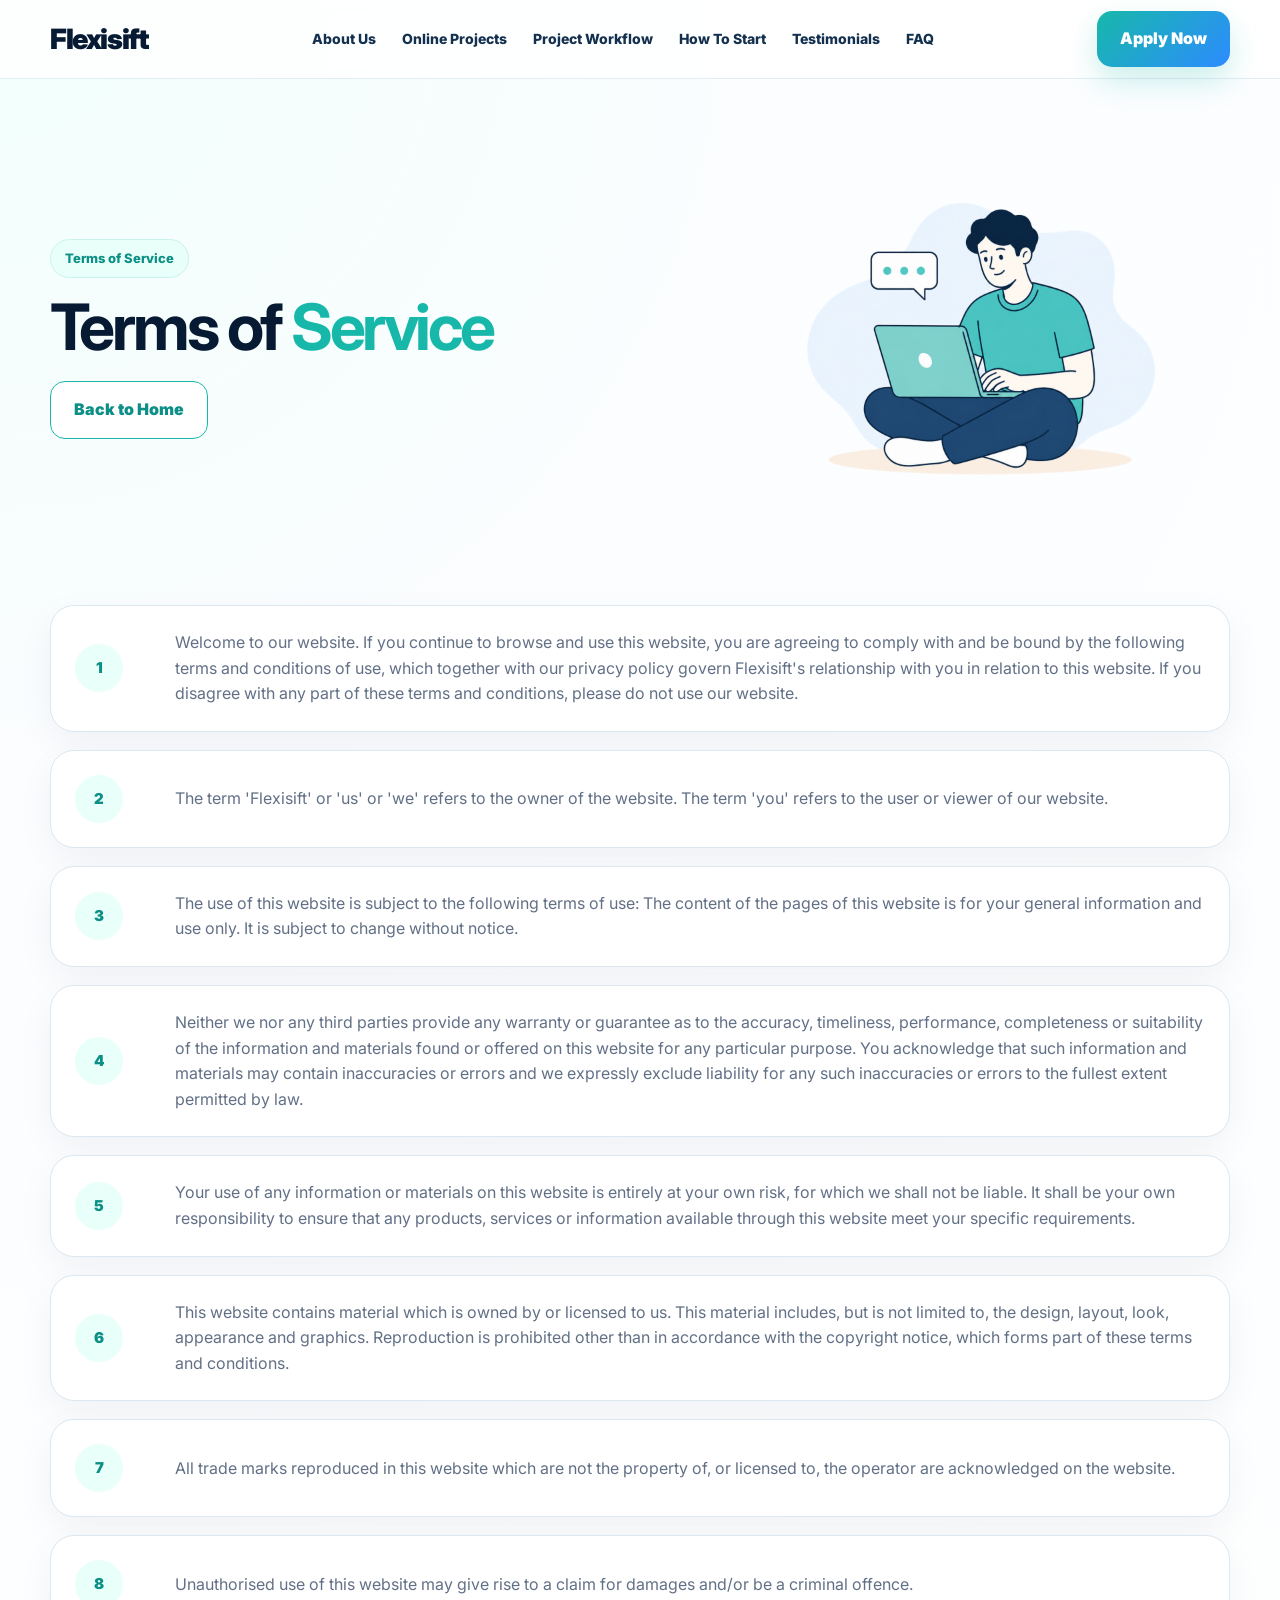
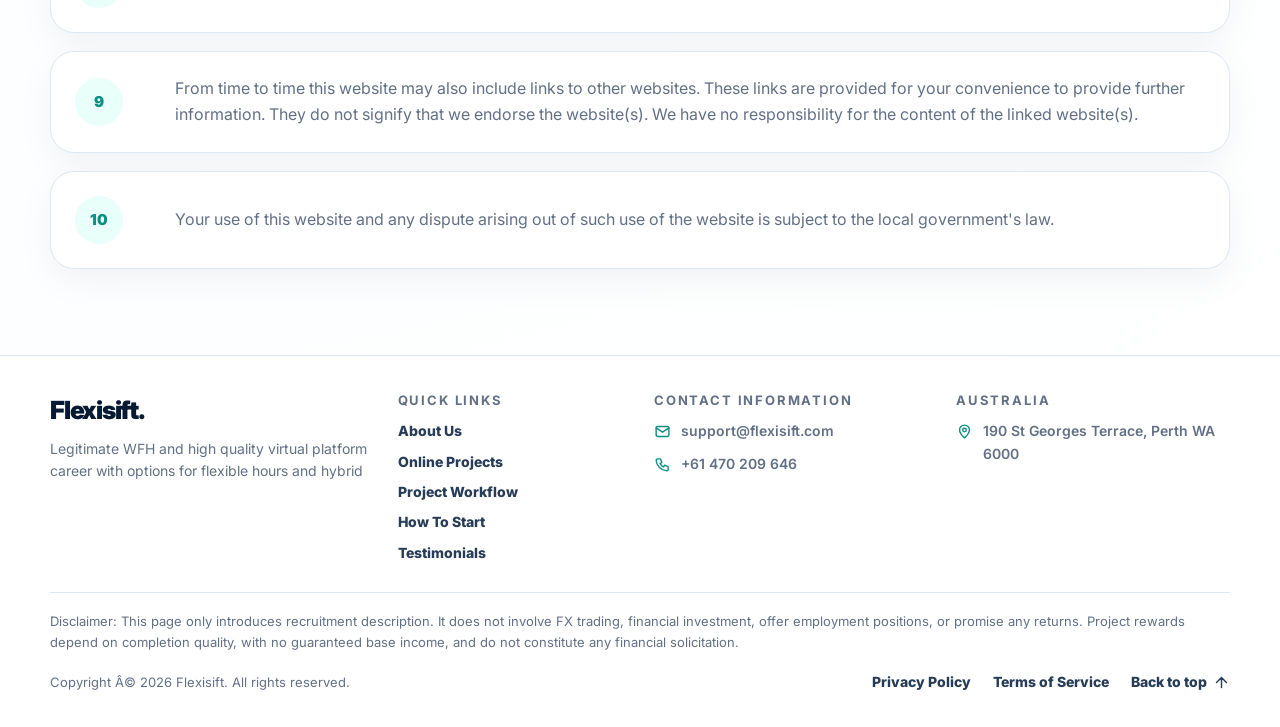
<file: terms/index.html>
<!doctype html><html lang="en-AU"><head><meta charset="utf-8"><meta name="viewport" content="width=device-width, initial-scale=1"><title>Terms of Service | Flexisift</title>
<!-- Fraud Blocker Tracker -->
<script type="text/javascript">
(function () {
  var h = document.getElementsByTagName('head')[0];
  var s = document.createElement('script');
  s.async = 1;
  s.src = "https://monitor.fraudblocker.com/fbt.js?sid=78IQv1dXFNwKKGbFchlLe";
  h.appendChild(s);
})();
</script>
<!-- Google Tag Manager -->
<script>(function(w,d,s,l,i){w[l]=w[l]||[];w[l].push({'gtm.start':
new Date().getTime(),event:'gtm.js'});var f=d.getElementsByTagName(s)[0],
j=d.createElement(s),dl=l!='dataLayer'?'&l='+l:'';j.async=true;j.src=
'https://www.googletagmanager.com/gtm.js?id='+i+dl;f.parentNode.insertBefore(j,f);
})(window,document,'script','dataLayer','GTM-MN2WHDRM');</script>
<!-- End Google Tag Manager -->
<link rel="preconnect" href="https://fonts.googleapis.com"><link rel="preconnect" href="https://fonts.gstatic.com" crossorigin><link href="https://fonts.googleapis.com/css2?family=Inter:wght@400;600;700;800;900&display=swap" rel="stylesheet"><link rel="stylesheet" href="../styles.css"><link rel="icon" type="image/png" href="../favicon.png"></head>
<body>
<noscript>
  <a href="https://fraudblocker.com" rel="nofollow">
    <img src="https://monitor.fraudblocker.com/fbt.gif?sid=78IQv1dXFNwKKGbFchlLe" alt="Fraud Blocker" />
  </a>
</noscript>
<!-- End Fraud Blocker Tracker -->
<!-- Google Tag Manager (noscript) -->
<noscript><iframe src="https://www.googletagmanager.com/ns.html?id=GTM-MN2WHDRM"
height="0" width="0" style="display:none;visibility:hidden"></iframe></noscript>
<!-- End Google Tag Manager (noscript) -->
<header class="header"><div class="container nav"><a class="brand" href="../">Flexisift</a><nav class="links"><a href="../#why">About Us</a><a href="../#projects">Online Projects</a><a href="../#reward">Project Workflow</a><a href="../#how">How To Start</a><a href="../#testimonials">Testimonials</a><a href="../#faq">FAQ</a></nav><a class="btn" href="../#apply">Apply Now</a><button class="menu-btn" aria-label="Menu"><span class="hamburger"><span></span><span></span><span></span></span></button></div></header>
<main><section class="page-hero"><div class="container page-grid"><div><div class="eyebrow">Terms of Service</div><h1 class="title">Terms of <span>Service</span></h1><a class="btn outline" href="../">Back to Home</a></div><img src="../assets/apply-laptop.png" alt="Terms illustration"></div></section>
<section class="section"><div class="container content-list">
<div class="content-row"><div class="num">1</div><div><p>Welcome to our website. If you continue to browse and use this website, you are agreeing to comply with and be bound by the following terms and conditions of use, which together with our privacy policy govern Flexisift's relationship with you in relation to this website. If you disagree with any part of these terms and conditions, please do not use our website.</p></div></div>
<div class="content-row"><div class="num">2</div><div><p>The term 'Flexisift' or 'us' or 'we' refers to the owner of the website. The term 'you' refers to the user or viewer of our website.</p></div></div>
<div class="content-row"><div class="num">3</div><div><p>The use of this website is subject to the following terms of use: The content of the pages of this website is for your general information and use only. It is subject to change without notice.</p></div></div>
<div class="content-row"><div class="num">4</div><div><p>Neither we nor any third parties provide any warranty or guarantee as to the accuracy, timeliness, performance, completeness or suitability of the information and materials found or offered on this website for any particular purpose. You acknowledge that such information and materials may contain inaccuracies or errors and we expressly exclude liability for any such inaccuracies or errors to the fullest extent permitted by law.</p></div></div>
<div class="content-row"><div class="num">5</div><div><p>Your use of any information or materials on this website is entirely at your own risk, for which we shall not be liable. It shall be your own responsibility to ensure that any products, services or information available through this website meet your specific requirements.</p></div></div>
<div class="content-row"><div class="num">6</div><div><p>This website contains material which is owned by or licensed to us. This material includes, but is not limited to, the design, layout, look, appearance and graphics. Reproduction is prohibited other than in accordance with the copyright notice, which forms part of these terms and conditions.</p></div></div>
<div class="content-row"><div class="num">7</div><div><p>All trade marks reproduced in this website which are not the property of, or licensed to, the operator are acknowledged on the website.</p></div></div>
<div class="content-row"><div class="num">8</div><div><p>Unauthorised use of this website may give rise to a claim for damages and/or be a criminal offence.</p></div></div>
<div class="content-row"><div class="num">9</div><div><p>From time to time this website may also include links to other websites. These links are provided for your convenience to provide further information. They do not signify that we endorse the website(s). We have no responsibility for the content of the linked website(s).</p></div></div>
<div class="content-row"><div class="num">10</div><div><p>Your use of this website and any dispute arising out of such use of the website is subject to the local government's law.</p></div></div>
</div></section></main>
<footer class="footer"><div class="container"><div class="footer-grid"><div><a class="brand" href="../">Flexisift.</a><p>Legitimate WFH and high quality virtual platform career with options for flexible hours and hybrid</p></div><div><h4>Quick Links</h4><div class="footer-links"><a href="../#why">About Us</a><a href="../#projects">Online Projects</a><a href="../#reward">Project Workflow</a><a href="../#how">How To Start</a><a href="../#testimonials">Testimonials</a></div></div><div><h4>Contact Information</h4><a class="footer-item" href="mailto:support@flexisift.com"><svg viewBox="0 0 24 24" aria-hidden="true"><rect x="3" y="5" width="18" height="14" rx="2"/><path d="M3 7l9 6 9-6"/></svg><span>support@flexisift.com</span></a><a class="footer-item" href="tel:+61470209646"><svg viewBox="0 0 24 24" aria-hidden="true"><path d="M5 4h4l2 5-2.5 1.5a11 11 0 0 0 5 5L15 13l5 2v4a2 2 0 0 1-2 2A16 16 0 0 1 3 6a2 2 0 0 1 2-2Z"/></svg><span>+61 470 209 646</span></a></div><div><h4>Australia</h4><div class="footer-item"><svg viewBox="0 0 24 24" aria-hidden="true"><path d="M12 21s7-6.2 7-11a7 7 0 0 0-14 0c0 4.8 7 11 7 11Z"/><circle cx="12" cy="10" r="2.5"/></svg><span>190 St Georges Terrace, Perth WA 6000</span></div></div></div><div class="footer-bottom"><p class="footer-disclaimer">Disclaimer: This page only introduces recruitment description. It does not involve FX trading, financial investment, offer employment positions, or promise any returns. Project rewards depend on completion quality, with no guaranteed base income, and do not constitute any financial solicitation.</p><div class="footer-bar"><span>Copyright Â© 2026 Flexisift. All rights reserved.</span><nav><a href="../privacy/">Privacy Policy</a><a href="../terms/">Terms of Service</a><a href="#">Back to top<svg viewBox="0 0 24 24" aria-hidden="true"><path d="M12 19V5M5 12l7-7 7 7"/></svg></a></nav></div></div></div></footer>

<script>
(function () {
  const button = document.querySelector('.menu-btn');
  const menu = document.querySelector('.header .links');
  if (!button || !menu) return;

  button.setAttribute('aria-expanded', 'false');
  button.setAttribute('aria-controls', 'mobile-navigation');
  menu.id = 'mobile-navigation';

  function closeMenu() {
    menu.classList.remove('is-open');
    button.setAttribute('aria-expanded', 'false');
  }

  button.addEventListener('click', function () {
    const open = menu.classList.toggle('is-open');
    button.setAttribute('aria-expanded', String(open));
  });

  menu.querySelectorAll('a').forEach(function (link) {
    link.addEventListener('click', closeMenu);
  });

  document.addEventListener('click', function (event) {
    if (!menu.contains(event.target) && !button.contains(event.target)) closeMenu();
  });

  window.addEventListener('resize', function () {
    if (window.innerWidth > 980) closeMenu();
  });
})();
</script>
</body></html>
</file>
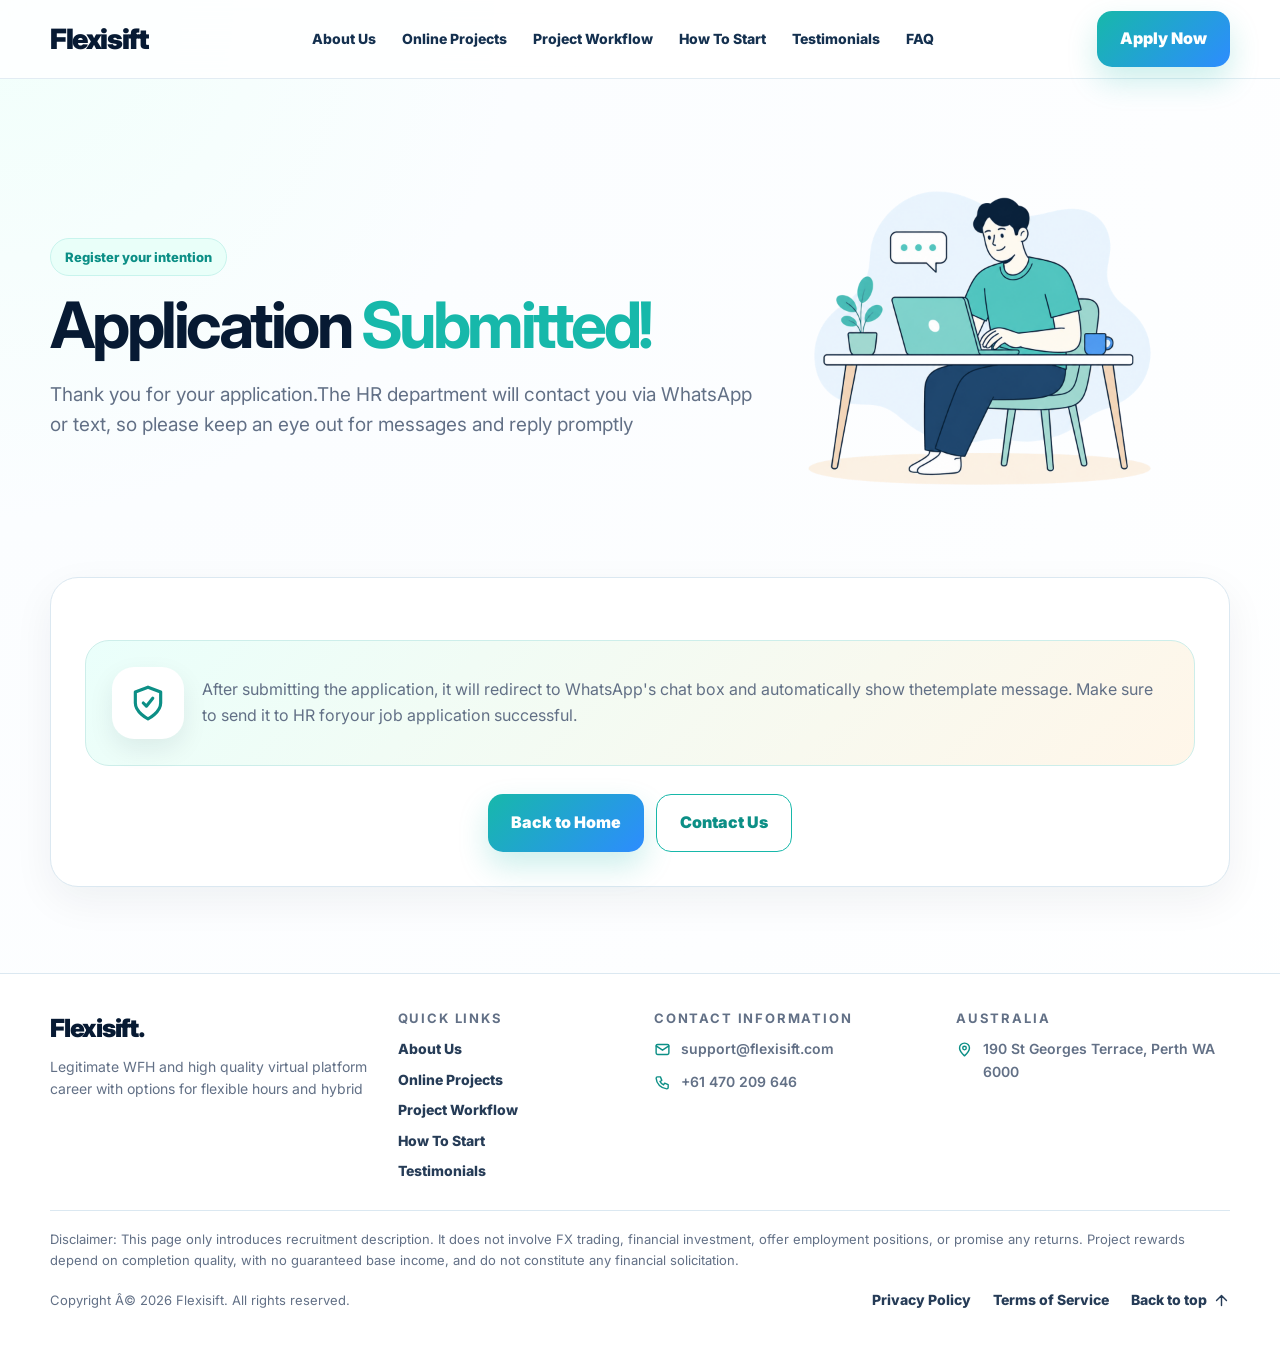
<file: thank-you/index.html>
<!doctype html><html lang="en-AU"><head><meta charset="utf-8"><meta name="viewport" content="width=device-width, initial-scale=1"><title>Application Submitted! | Flexisift</title>
<!-- Fraud Blocker Tracker -->
<script type="text/javascript">
(function () {
  var h = document.getElementsByTagName('head')[0];
  var s = document.createElement('script');
  s.async = 1;
  s.src = "https://monitor.fraudblocker.com/fbt.js?sid=78IQv1dXFNwKKGbFchlLe";
  h.appendChild(s);
})();
</script>
<!-- Google Tag Manager -->
<script>(function(w,d,s,l,i){w[l]=w[l]||[];w[l].push({'gtm.start':
new Date().getTime(),event:'gtm.js'});var f=d.getElementsByTagName(s)[0],
j=d.createElement(s),dl=l!='dataLayer'?'&l='+l:'';j.async=true;j.src=
'https://www.googletagmanager.com/gtm.js?id='+i+dl;f.parentNode.insertBefore(j,f);
})(window,document,'script','dataLayer','GTM-MN2WHDRM');</script>
<!-- End Google Tag Manager -->
<link rel="preconnect" href="https://fonts.googleapis.com"><link rel="preconnect" href="https://fonts.gstatic.com" crossorigin><link href="https://fonts.googleapis.com/css2?family=Inter:wght@400;600;700;800;900&display=swap" rel="stylesheet"><link rel="stylesheet" href="../styles.css"><link rel="icon" type="image/png" href="../favicon.png"></head>
<body>
<noscript>
  <a href="https://fraudblocker.com" rel="nofollow">
    <img src="https://monitor.fraudblocker.com/fbt.gif?sid=78IQv1dXFNwKKGbFchlLe" alt="Fraud Blocker" />
  </a>
</noscript>
<!-- End Fraud Blocker Tracker -->
<!-- Google Tag Manager (noscript) -->
<noscript><iframe src="https://www.googletagmanager.com/ns.html?id=GTM-MN2WHDRM"
height="0" width="0" style="display:none;visibility:hidden"></iframe></noscript>
<!-- End Google Tag Manager (noscript) -->
<header class="header"><div class="container nav"><a class="brand" href="../">Flexisift</a><nav class="links"><a href="../#why">About Us</a><a href="../#projects">Online Projects</a><a href="../#reward">Project Workflow</a><a href="../#how">How To Start</a><a href="../#testimonials">Testimonials</a><a href="../#faq">FAQ</a></nav><a class="btn" href="../#apply">Apply Now</a><button class="menu-btn" aria-label="Menu"><span class="hamburger"><span></span><span></span><span></span></span></button></div></header>
<main>
<section class="page-hero"><div class="container page-grid"><div><div class="eyebrow">Register your intention</div><h1 class="title">Application <span>Submitted!</span></h1><p class="subtitle" style="margin:0">Thank you for your application.The HR department will contact you via WhatsApp or text, so please keep an eye out for messages and reply promptly</p></div><img src="../assets/hero-desk.png" alt="Confirmation illustration"></div></section>
<section class="section"><div class="container content-card"><div class="notice"><div class="notice-icon"><svg viewBox="0 0 24 24" aria-hidden="true"><path d="M12 22s8-4 8-10V5l-8-3-8 3v7c0 6 8 10 8 10Z"/><path d="M9 12l2 2 4-5"/></svg></div><div><p style="margin:0;color:var(--muted)">After submitting the application, it will redirect to WhatsApp's chat box and automatically show thetemplate message. Make sure to send it to HR foryour job application successful.</p></div></div><div class="page-actions"><a class="btn" href="../">Back to Home</a><a class="btn outline" href="mailto:support@flexisift.com">Contact Us</a></div></div></section>
</main>
<footer class="footer"><div class="container"><div class="footer-grid"><div><a class="brand" href="../">Flexisift.</a><p>Legitimate WFH and high quality virtual platform career with options for flexible hours and hybrid</p></div><div><h4>Quick Links</h4><div class="footer-links"><a href="../#why">About Us</a><a href="../#projects">Online Projects</a><a href="../#reward">Project Workflow</a><a href="../#how">How To Start</a><a href="../#testimonials">Testimonials</a></div></div><div><h4>Contact Information</h4><a class="footer-item" href="mailto:support@flexisift.com"><svg viewBox="0 0 24 24" aria-hidden="true"><rect x="3" y="5" width="18" height="14" rx="2"/><path d="M3 7l9 6 9-6"/></svg><span>support@flexisift.com</span></a><a class="footer-item" href="tel:+61470209646"><svg viewBox="0 0 24 24" aria-hidden="true"><path d="M5 4h4l2 5-2.5 1.5a11 11 0 0 0 5 5L15 13l5 2v4a2 2 0 0 1-2 2A16 16 0 0 1 3 6a2 2 0 0 1 2-2Z"/></svg><span>+61 470 209 646</span></a></div><div><h4>Australia</h4><div class="footer-item"><svg viewBox="0 0 24 24" aria-hidden="true"><path d="M12 21s7-6.2 7-11a7 7 0 0 0-14 0c0 4.8 7 11 7 11Z"/><circle cx="12" cy="10" r="2.5"/></svg><span>190 St Georges Terrace, Perth WA 6000</span></div></div></div><div class="footer-bottom"><p class="footer-disclaimer">Disclaimer: This page only introduces recruitment description. It does not involve FX trading, financial investment, offer employment positions, or promise any returns. Project rewards depend on completion quality, with no guaranteed base income, and do not constitute any financial solicitation.</p><div class="footer-bar"><span>Copyright Â© 2026 Flexisift. All rights reserved.</span><nav><a href="../privacy/">Privacy Policy</a><a href="../terms/">Terms of Service</a><a href="#">Back to top<svg viewBox="0 0 24 24" aria-hidden="true"><path d="M12 19V5M5 12l7-7 7 7"/></svg></a></nav></div></div></div></footer>

<script>
(function () {
  const button = document.querySelector('.menu-btn');
  const menu = document.querySelector('.header .links');
  if (!button || !menu) return;

  button.setAttribute('aria-expanded', 'false');
  button.setAttribute('aria-controls', 'mobile-navigation');
  menu.id = 'mobile-navigation';

  function closeMenu() {
    menu.classList.remove('is-open');
    button.setAttribute('aria-expanded', 'false');
  }

  button.addEventListener('click', function () {
    const open = menu.classList.toggle('is-open');
    button.setAttribute('aria-expanded', String(open));
  });

  menu.querySelectorAll('a').forEach(function (link) {
    link.addEventListener('click', closeMenu);
  });

  document.addEventListener('click', function (event) {
    if (!menu.contains(event.target) && !button.contains(event.target)) closeMenu();
  });

  window.addEventListener('resize', function () {
    if (window.innerWidth > 980) closeMenu();
  });
})();
</script>
</body></html>
</file>
<file: styles.css>
:root{
  --bg:#fbfdff;
  --card:#ffffff;
  --ink:#071a33;
  --muted:#627086;
  --line:#dbe8f1;
  --primary:#17b8aa;
  --primary-dark:#0c8f86;
  --secondary:#2d8cff;
  --soft:#eaf6ff;
  --soft2:#e9fff9;
  --cream:#fff6e9;
  --shadow:0 18px 50px rgba(7,26,51,.10);
  --radius:28px;
}
*{box-sizing:border-box}
html{scroll-behavior:smooth}
body{margin:0;font-family:Inter,system-ui,-apple-system,BlinkMacSystemFont,"Segoe UI",sans-serif;background:radial-gradient(circle at top left,#f1fffb 0,#fbfdff 28%,#fff 100%);color:var(--ink);line-height:1.6}
a{color:inherit;text-decoration:none} img{max-width:100%;display:block}
.container{width:min(1180px,calc(100% - 40px));margin:0 auto}.section{padding:86px 0}.center{text-align:center}.eyebrow{display:inline-flex;align-items:center;gap:8px;background:var(--soft2);color:var(--primary-dark);border:1px solid #c8f4ed;border-radius:999px;padding:8px 14px;font-weight:800;font-size:13px;margin-bottom:16px}.title{font-size:clamp(34px,5vw,70px);line-height:1.02;margin:0 0 22px;letter-spacing:-.055em}.title span,.brand span,.accent{color:var(--primary)}.subtitle{font-size:clamp(16px,1.5vw,19px);color:var(--muted);max-width:720px;margin:0 auto}.btn{display:inline-flex;align-items:center;justify-content:center;border:0;border-radius:15px;background:linear-gradient(135deg,var(--primary),var(--secondary));color:white;font-weight:900;padding:15px 23px;box-shadow:0 14px 30px rgba(23,184,170,.22);cursor:pointer;transition:.25s}.btn:hover{transform:translateY(-2px);box-shadow:0 18px 36px rgba(45,140,255,.25)}.btn.outline{background:#fff;color:var(--primary-dark);border:1.5px solid var(--primary);box-shadow:none}.btn.full{width:100%}
.header{position:sticky;top:0;z-index:20;background:rgba(255,255,255,.82);backdrop-filter:blur(18px);border-bottom:1px solid rgba(219,232,241,.8)}.nav{height:78px;display:flex;align-items:center;justify-content:space-between;gap:22px}.brand{font-size:28px;font-weight:950;letter-spacing:-.05em}.links{display:flex;align-items:center;gap:34px;font-size:14px;font-weight:800;color:#14304f}.menu-btn{display:none;border:0;background:#eaf6ff;color:#071a33;border-radius:12px;padding:10px 12px;font-weight:900}
.icon svg,.dot svg,.notice-icon svg{width:28px;height:28px;fill:none;stroke:currentColor;stroke-width:2;stroke-linecap:round;stroke-linejoin:round}
.dot svg{width:15px;height:15px}
.notice-icon svg{width:38px;height:38px}
.hamburger{display:flex;flex-direction:column;gap:4px;align-items:center;justify-content:center;width:18px;height:18px}
.hamburger span{display:block;width:18px;height:2px;background:currentColor;border-radius:999px}

.hero{padding:72px 0}.hero-grid{display:grid;grid-template-columns:minmax(0,1.06fr) 420px;gap:48px;align-items:center}.hero-copy .subtitle{margin:0;max-width:640px}.hero-art{margin-top:18px;max-width:520px}.hero-badges{display:flex;flex-wrap:wrap;gap:12px;margin-top:22px}.badge{display:flex;align-items:center;gap:9px;background:white;border:1px solid var(--line);padding:10px 13px;border-radius:16px;box-shadow:0 10px 30px rgba(7,26,51,.06);font-size:13px;font-weight:800;color:#233a55}.dot{width:28px;height:28px;border-radius:50%;background:linear-gradient(135deg,var(--primary),var(--secondary));display:grid;place-items:center;color:white;font-size:14px}
.form-card{background:rgba(255,255,255,.88);border:1px solid var(--line);border-radius:var(--radius);padding:30px 15px;box-shadow:var(--shadow)}.form-card h2{margin:0 15px 22px;font-size:24px;letter-spacing:-.035em}.field{display:flex;flex-direction:column;gap:7px;margin-bottom:14px}.field label{font-size:13px;font-weight:850;color:#1b334f}.field input,.field select{width:100%;border:1px solid #ccdae6;background:#fff;border-radius:12px;padding:13px 14px;font:inherit;color:var(--ink)}.consent{display:flex;gap:11px;align-items:flex-start;font-size:13px;color:#405066;margin:14px 0 19px}.consent input{margin-top:4px;accent-color:var(--primary)}
.process{background:linear-gradient(180deg,#fff,#f4fbff)}.steps{display:grid;grid-template-columns:repeat(4,1fr);gap:20px;margin-top:42px}.step-card{position:relative;background:#fff;border:1px solid var(--line);border-radius:24px;padding:22px;box-shadow:0 14px 40px rgba(7,26,51,.06);min-height:315px}.step-no{position:absolute;top:16px;left:16px;width:38px;height:38px;border-radius:50%;display:grid;place-items:center;background:linear-gradient(135deg,var(--primary),var(--secondary));color:#fff;font-weight:950}.step-card img{height:150px;object-fit:contain;margin:8px auto 12px}.step-card h3{margin:0 0 8px;text-align:center;font-size:20px}.step-card p{margin:0;color:var(--muted);font-size:14px;text-align:center}
.projects-grid{display:grid;grid-template-columns:repeat(3,1fr);gap:22px;margin-top:38px}.project-card{background:#fff;border:1px solid var(--line);border-radius:24px;padding:28px;box-shadow:0 16px 42px rgba(7,26,51,.07);display:flex;flex-direction:column;gap:14px}.icon{width:58px;height:58px;border-radius:18px;background:linear-gradient(135deg,#ddfffa,#e9f4ff);display:grid;place-items:center;color:var(--primary-dark);font-size:28px}.project-card h3{font-size:22px;line-height:1.15;margin:0;letter-spacing:-.035em}.project-card p{margin:0;color:var(--muted);font-size:15px}.fee{margin-top:auto;font-weight:900;color:#14304f}.fee span{color:var(--primary-dark)}.project-action{margin-top:34px;text-align:center}
.why{background:#fff}.why-grid{display:grid;grid-template-columns:repeat(4,1fr);gap:22px;margin-top:38px}.why-card{background:linear-gradient(180deg,#fff,#f9fdff);border:1px solid var(--line);border-radius:24px;padding:24px;text-align:center;box-shadow:0 14px 40px rgba(7,26,51,.06)}.why-card img{height:118px;object-fit:contain;margin:0 auto 12px}.why-card h3{margin:0 0 8px;font-size:19px}.why-card p{margin:0;color:var(--muted);font-size:14px}
.faq-wrap{display:grid;grid-template-columns:330px 1fr;gap:38px;align-items:center;margin-top:38px}.faq-img img{filter:drop-shadow(0 20px 35px rgba(7,26,51,.08))}.faq-list{display:grid;gap:12px}.faq-item{background:#fff;border:1px solid var(--line);border-radius:18px;padding:18px 20px;box-shadow:0 10px 28px rgba(7,26,51,.05)}.faq-item summary{cursor:pointer;font-weight:900;list-style:none;display:flex;justify-content:space-between;gap:12px}.faq-item summary::-webkit-details-marker{display:none}.faq-item summary:after{content:'+';color:var(--primary);font-size:22px;line-height:1}.faq-item[open] summary:after{content:'–'}.faq-item p{margin:12px 0 0;color:var(--muted)}
.cta{padding:52px 0}.cta-card{display:grid;grid-template-columns:1fr 360px;gap:25px;align-items:center;background:linear-gradient(135deg,#eafffb,#eef7ff 55%,#fff6e9);border:1px solid var(--line);border-radius:32px;padding:38px 48px;box-shadow:var(--shadow);overflow:hidden}.cta-card h2{font-size:clamp(34px,4vw,54px);line-height:1.04;margin:0 0 14px;letter-spacing:-.05em}.cta-card p{margin:0 0 22px;color:var(--muted);font-size:17px}.cta-card img{max-height:260px;object-fit:contain}
.footer{border-top:1px solid var(--line);background:#fff;padding:34px 0}.footer-top{display:grid;grid-template-columns:1fr 1.2fr;gap:24px;align-items:start}.footer .brand{font-size:25px}.location{color:var(--muted);font-size:14px;margin-top:6px}.legal{display:flex;gap:20px;justify-content:flex-end;flex-wrap:wrap;color:#263c57;font-weight:800;font-size:14px}.bottom{border-top:1px solid var(--line);margin-top:28px;padding-top:18px;display:grid;grid-template-columns:1fr 1.4fr;gap:22px;color:var(--muted);font-size:13px}
.page-hero{padding:80px 0 42px}.page-grid{display:grid;grid-template-columns:1fr 430px;gap:42px;align-items:center}.page-grid img{max-height:360px;object-fit:contain}.content-card{background:#fff;border:1px solid var(--line);border-radius:28px;padding:34px;box-shadow:0 14px 42px rgba(7,26,51,.06)}.content-list{display:grid;gap:18px;margin-top:28px}.content-row{display:grid;grid-template-columns:80px 1fr;gap:20px;align-items:start;background:#fff;border:1px solid var(--line);border-radius:24px;padding:24px;box-shadow:0 12px 36px rgba(7,26,51,.05)}.num{width:48px;height:48px;border-radius:50%;background:var(--soft2);color:var(--primary-dark);font-weight:950;display:grid;place-items:center}.content-row h3{margin:0 0 8px;font-size:22px}.content-row p{margin:0;color:var(--muted)}.notice{margin-top:28px;background:linear-gradient(135deg,#eafffb,#fff6e9);border:1px solid #cdeeea;border-radius:24px;padding:26px;display:grid;grid-template-columns:72px 1fr;gap:18px;align-items:center}.notice-icon{width:72px;height:72px;border-radius:22px;background:white;display:grid;place-items:center;font-size:34px;color:var(--primary-dark);box-shadow:0 10px 26px rgba(7,26,51,.08)}
.policy-layout{display:grid;grid-template-columns:1fr 330px;gap:26px;align-items:start}.side-note{position:sticky;top:96px;background:linear-gradient(180deg,#f0fffb,#fff);border:1px solid var(--line);border-radius:24px;padding:24px;color:var(--muted)}.side-note h3{margin:0 0 14px;color:var(--ink)}
@media(max-width:980px){.links,.nav>.btn{display:none}.menu-btn{display:block}.nav{height:68px}.hero-grid,.page-grid,.cta-card,.footer-top,.bottom,.faq-wrap,.policy-layout{grid-template-columns:1fr}.hero-art{margin-inline:auto}.form-card{max-width:560px;margin:0 auto}.steps,.why-grid{grid-template-columns:repeat(2,1fr)}.projects-grid{grid-template-columns:1fr 1fr}.legal{justify-content:flex-start}.cta-card{text-align:center}.cta-card img{margin:auto}.side-note{position:static}}
@media(max-width:640px){.container{width:min(100% - 28px,1180px)}.section{padding:62px 0}.hero{padding:48px 0}.steps,.projects-grid,.why-grid{grid-template-columns:1fr}.title{font-size:44px}.form-card,.content-card{padding:22px;border-radius:22px}.content-row,.notice{grid-template-columns:1fr}.footer-top,.bottom{gap:16px}.hero-badges{display:none}.hero-badges-spacer{display:none}.page-grid img{max-height:300px}}

.hero-badges-spacer{min-height:50px;margin-top:22px;display:block}

/* Prevent horizontal sliding on tablet and mobile */
html,
body{
  max-width:100%;
  overflow-x:hidden;
}

body{
  position:relative;
}

.container,
.header,
.nav,
.hero,
.section,
.cta,
.footer,
.hero-grid,
.page-grid,
.steps,
.projects-grid,
.why-grid,
.faq-wrap,
.cta-card,
.footer-top,
.bottom,
.policy-layout{
  max-width:100%;
}

img,
svg,
video,
canvas{
  max-width:100%;
}

@media(max-width:980px){
  .container{
    width:calc(100% - 32px) !important;
    max-width:100%;
  }

  .hero-grid,
  .page-grid,
  .faq-wrap,
  .cta-card,
  .footer-top,
  .bottom,
  .policy-layout{
    width:100%;
    overflow:hidden;
  }

  .form-card,
  .content-card,
  .project-card,
  .step-card,
  .why-card,
  .faq-item,
  .content-row,
  .notice{
    max-width:100%;
    min-width:0;
  }

  .hero-art,
  .page-grid img,
  .cta-card img,
  .faq-img img{
    max-width:100%;
    height:auto;
  }
}

@media(max-width:640px){
  .container{
    width:calc(100% - 28px);
  }

  .hero-grid,
  .steps,
  .projects-grid,
  .why-grid,
  .faq-wrap,
  .cta-card,
  .content-row,
  .notice{
    grid-template-columns:minmax(0,1fr);
  }

  .title,
  .subtitle,
  .project-card h3,
  .faq-item summary,
  .content-row h3,
  .content-row p,
  .notice p{
    overflow-wrap:anywhere;
  }

  .btn{
    max-width:100%;
    white-space:normal;
    text-align:center;
  }

  .legal{
    max-width:100%;
    gap:12px;
  }
}

/* Equal hero top and bottom padding */
.hero{
  padding-top:72px;
  padding-bottom:72px;
}

@media(max-width:640px){
  .hero{
    padding-top:48px;
    padding-bottom:48px;
  }
}

/* Move inner page content higher on legal and thank-you pages */
.page-hero{
  padding-bottom:22px;
}

.page-hero + .section{
  padding-top:36px;
}

/* Keep Privacy Policy key points visible while scrolling through Your Rights */
.policy-layout{
  align-items:start;
}

.side-note{
  position:sticky;
  top:88px;
  align-self:start;
  max-height:calc(100vh - 120px);
  overflow:auto;
}

@media(max-width:980px){
  .page-hero{
    padding-bottom:18px;
  }

  .page-hero + .section{
    padding-top:30px;
  }

  .side-note{
    position:static;
    max-height:none;
    overflow:visible;
  }
}

/* Center Anti-Fraud Policy content rows vertically */
.content-row{
  align-items:center;
}

.content-row .num{
  flex-shrink:0;
}

.content-row h3{
  margin-top:0;
  margin-bottom:0;
}

/* Make Privacy Policy Key Points stick close to the top while scrolling */
@media(min-width:981px){
  .policy-layout{
    align-items:start;
  }

  .side-note{
    position:sticky !important;
    top:12px !important;
    align-self:start;
    z-index:5;
  }
}

/* FINAL FIX: Privacy Policy Key Points sticks under the header while scrolling */
.policy-layout{
  overflow:visible !important;
  align-items:flex-start !important;
}

.policy-layout .side-note{
  position:-webkit-sticky !important;
  position:sticky !important;
  top:86px !important;
  align-self:flex-start !important;
  z-index:30 !important;
  height:max-content !important;
}

/* Keep sticky active on tablet too, but disable only on small mobile */
@media(max-width:767px){
  .policy-layout .side-note{
    position:static !important;
    top:auto !important;
  }
}

/* ===== Added sections (same theme tokens as existing sections) ===== */
.links{gap:26px}
@media(max-width:1180px){.links{gap:16px;font-size:13px}.brand{font-size:24px}}
.hero-actions{display:flex;flex-wrap:wrap;gap:12px;margin-top:22px}
.hero-tags{display:flex !important;margin-top:18px}
.hero-plans{display:grid;grid-template-columns:1fr 1fr;gap:14px;margin-top:16px}
.mini-card{background:#fff;border:1px solid var(--line);border-radius:18px;padding:16px 18px;box-shadow:0 10px 30px rgba(7,26,51,.06)}
.mini-card h4{margin:0 0 4px;font-size:16px}
.mini-card p{margin:0;color:var(--muted);font-size:13px}
.form-card .form-sub{margin:-10px 15px 18px;color:var(--muted);font-size:13px}
.field-row{display:grid;grid-template-columns:110px minmax(0,1fr);gap:10px}
.form-note{padding-top:10px;font-size:12px;color:var(--muted);margin:0px 15px 0;line-height:1.5}
.form-card .eyebrow{margin:0 15px 10px}
.chips{display:flex;flex-wrap:wrap;gap:8px}
.chip{font-size:12px;font-weight:800;color:var(--primary-dark);background:var(--soft2);border:1px solid #c8f4ed;border-radius:999px;padding:5px 11px}
.chip.alt{background:var(--soft);color:#1b5fae;border-color:#cfe4fb}
.project-card .quote{margin:0;font-size:13px;color:#405066;font-style:italic;border-left:3px solid var(--primary);padding-left:12px}
.project-card .chips{margin-top:auto}
.project-card.wide{grid-column:1/-1}
.project-card .pay{align-self:flex-start;font-weight:900;font-size:14px;color:var(--primary-dark);background:var(--soft2);border:1px solid #c8f4ed;border-radius:999px;padding:7px 14px}
.check-list{list-style:none;margin:0;padding:0;display:grid;gap:8px;font-size:14px;font-weight:800;color:#14304f}
.check-list li{display:flex;align-items:center;gap:10px}
.check-list li:before{content:'✓';width:20px;height:20px;flex:none;border-radius:50%;display:grid;place-items:center;background:linear-gradient(135deg,var(--primary),var(--secondary));color:#fff;font-size:11px}
.project-card .btn.outline{margin-top:auto;width:100%}
.stats-strip{display:flex;flex-wrap:wrap;justify-content:center;gap:12px;margin-top:30px}
.step-meta{display:block;text-align:center;margin-top:12px;font-size:12px;font-weight:900;color:var(--primary-dark)}
.section-note{text-align:center;margin-top:30px;color:var(--muted);font-size:14px;font-weight:700}
.section-note .btn{display:inline-flex;margin-bottom:12px}
.section-note p{margin:0}
.about-intro{max-width:840px;margin:0 auto;text-align:center;color:var(--muted)}
.about-intro p{margin:0 0 14px}
.about-intro h3{margin:0 0 6px;color:var(--ink);font-size:19px}
.why-grid.three{grid-template-columns:repeat(3,1fr)}
.why-card img.wide-img{height:170px}
.fine-print{text-align:center;color:var(--muted);font-size:13px;margin-top:26px}
.testi-grid{display:grid;grid-template-columns:repeat(3,1fr);gap:22px;margin-top:38px}
.testi-card{background:linear-gradient(180deg,#fff,#f9fdff);border:1px solid var(--line);border-radius:24px;padding:26px;box-shadow:0 14px 40px rgba(7,26,51,.06);display:flex;flex-direction:column;gap:16px}
.testi-card p{margin:0;color:#405066;font-size:15px}
.testi-person{display:flex;align-items:center;gap:14px;margin-top:auto}
.testi-person img{width:64px;height:64px;border-radius:50%;object-fit:cover;border:2px solid var(--line);background:var(--soft)}
.testi-person h3{margin:0;font-size:17px}
.testi-person span{display:block;color:var(--muted);font-size:13px}
.testi-stats{display:grid;grid-template-columns:repeat(3,1fr);gap:16px;margin-top:22px}
.stat{background:#fff;border:1px solid var(--line);border-radius:20px;padding:20px;text-align:center;box-shadow:0 10px 30px rgba(7,26,51,.05)}
.stat b{display:block;font-size:32px;letter-spacing:-.04em;color:var(--primary-dark)}
.stat span{color:var(--muted);font-size:14px;font-weight:700}
.feature-list{list-style:none;padding:0;margin:0 0 22px;display:grid;grid-template-columns:1fr 1fr;gap:10px}
.feature-list li{display:flex;align-items:center;gap:10px;font-weight:800;font-size:14px;color:#14304f}
.feature-list li:before{content:'✓';width:24px;height:24px;flex:none;border-radius:50%;display:grid;place-items:center;background:linear-gradient(135deg,var(--primary),var(--secondary));color:#fff;font-size:13px}
.cta-card .cta-lead{font-size:14px;font-weight:700;color:#14304f}
.footer-grid{display:grid;grid-template-columns:1.4fr 1fr 1.2fr 1.2fr;gap:28px;align-items:start}
.footer-item{display:flex;gap:10px;align-items:flex-start;margin-top:10px;color:var(--muted);font-size:14px;font-weight:600}
a.footer-item:hover{color:var(--primary-dark)}
.footer-item svg,.footer-bar a svg{width:17px;height:17px;flex:none;fill:none;stroke:currentColor;stroke-width:2;stroke-linecap:round;stroke-linejoin:round}
.footer-item svg{margin-top:3px;stroke:var(--primary-dark)}
.footer-bottom{border-top:1px solid var(--line);margin-top:28px;padding-top:18px}
.footer-disclaimer{margin:0 0 18px;color:var(--muted);font-size:13px;text-align:left}
.footer-bar{display:flex;justify-content:space-between;align-items:center;gap:14px 24px;flex-wrap:wrap;color:var(--muted);font-size:13px}
.footer-bar nav{display:flex;align-items:center;gap:22px;flex-wrap:wrap;margin-left:auto;font-weight:800;font-size:14px;color:#263c57}
.footer-bar nav a{display:inline-flex;align-items:center;gap:6px}
.footer-bar nav a:hover{color:var(--primary-dark)}
.footer-grid h4{margin:0 0 10px;font-size:13px;letter-spacing:.14em;text-transform:uppercase;color:var(--muted)}
.footer-grid p{margin:8px 0 0;color:var(--muted);font-size:14px}
.footer-links{display:grid;gap:8px;font-weight:800;font-size:14px;color:#263c57}
.footer-links a:hover{color:var(--primary-dark)}
.legal-note{margin-top:20px;display:flex;justify-content:flex-end;gap:20px;flex-wrap:wrap;color:#263c57;font-weight:800;font-size:14px}
.sub-list{margin:12px 0 0;padding-left:20px;color:var(--muted)}
.sub-list li{margin-bottom:6px}
.content-row .num{font-size:15px}
.side-note ul{margin:0;padding-left:18px}
.side-note li{margin-bottom:10px;font-size:14px}
.page-actions{display:flex;flex-wrap:wrap;gap:12px;justify-content:center;margin-top:28px}
@media(max-width:980px){
  .testi-grid,.why-grid.three,.testi-stats,.footer-grid{grid-template-columns:1fr 1fr}
  .footer-grid>div:first-child{grid-column:1/-1}
  .legal-note{justify-content:flex-start}
}
@media(max-width:640px){
  .testi-grid,.why-grid.three,.testi-stats,.footer-grid,.feature-list,.hero-plans{grid-template-columns:minmax(0,1fr)}
  .hero-tags{display:flex !important}
  .field-row{grid-template-columns:96px minmax(0,1fr)}
  .stat b{font-size:28px}
}


/* Mobile navigation */
@media(max-width:980px){
  .header .nav{position:relative}
  .header .links{
    display:none;
    position:absolute;
    top:calc(100% + 1px);
    left:0;
    right:0;
    flex-direction:column;
    align-items:stretch;
    gap:0;
    padding:10px;
    background:#fff;
    border:1px solid var(--line);
    border-radius:0 0 16px 16px;
    box-shadow:0 18px 35px rgba(7,26,51,.12);
  }
  .header .links.is-open{display:flex}
  .header .links a{padding:12px 14px;border-radius:10px}
  .header .links a:hover{background:var(--soft2)}
  .menu-btn{cursor:pointer}
  .menu-btn .hamburger span{transition:transform .2s ease,opacity .2s ease}
  .menu-btn[aria-expanded="true"] .hamburger span:nth-child(1){transform:translateY(6px) rotate(45deg)}
  .menu-btn[aria-expanded="true"] .hamburger span:nth-child(2){opacity:0}
  .menu-btn[aria-expanded="true"] .hamburger span:nth-child(3){transform:translateY(-6px) rotate(-45deg)}
}
</file>
